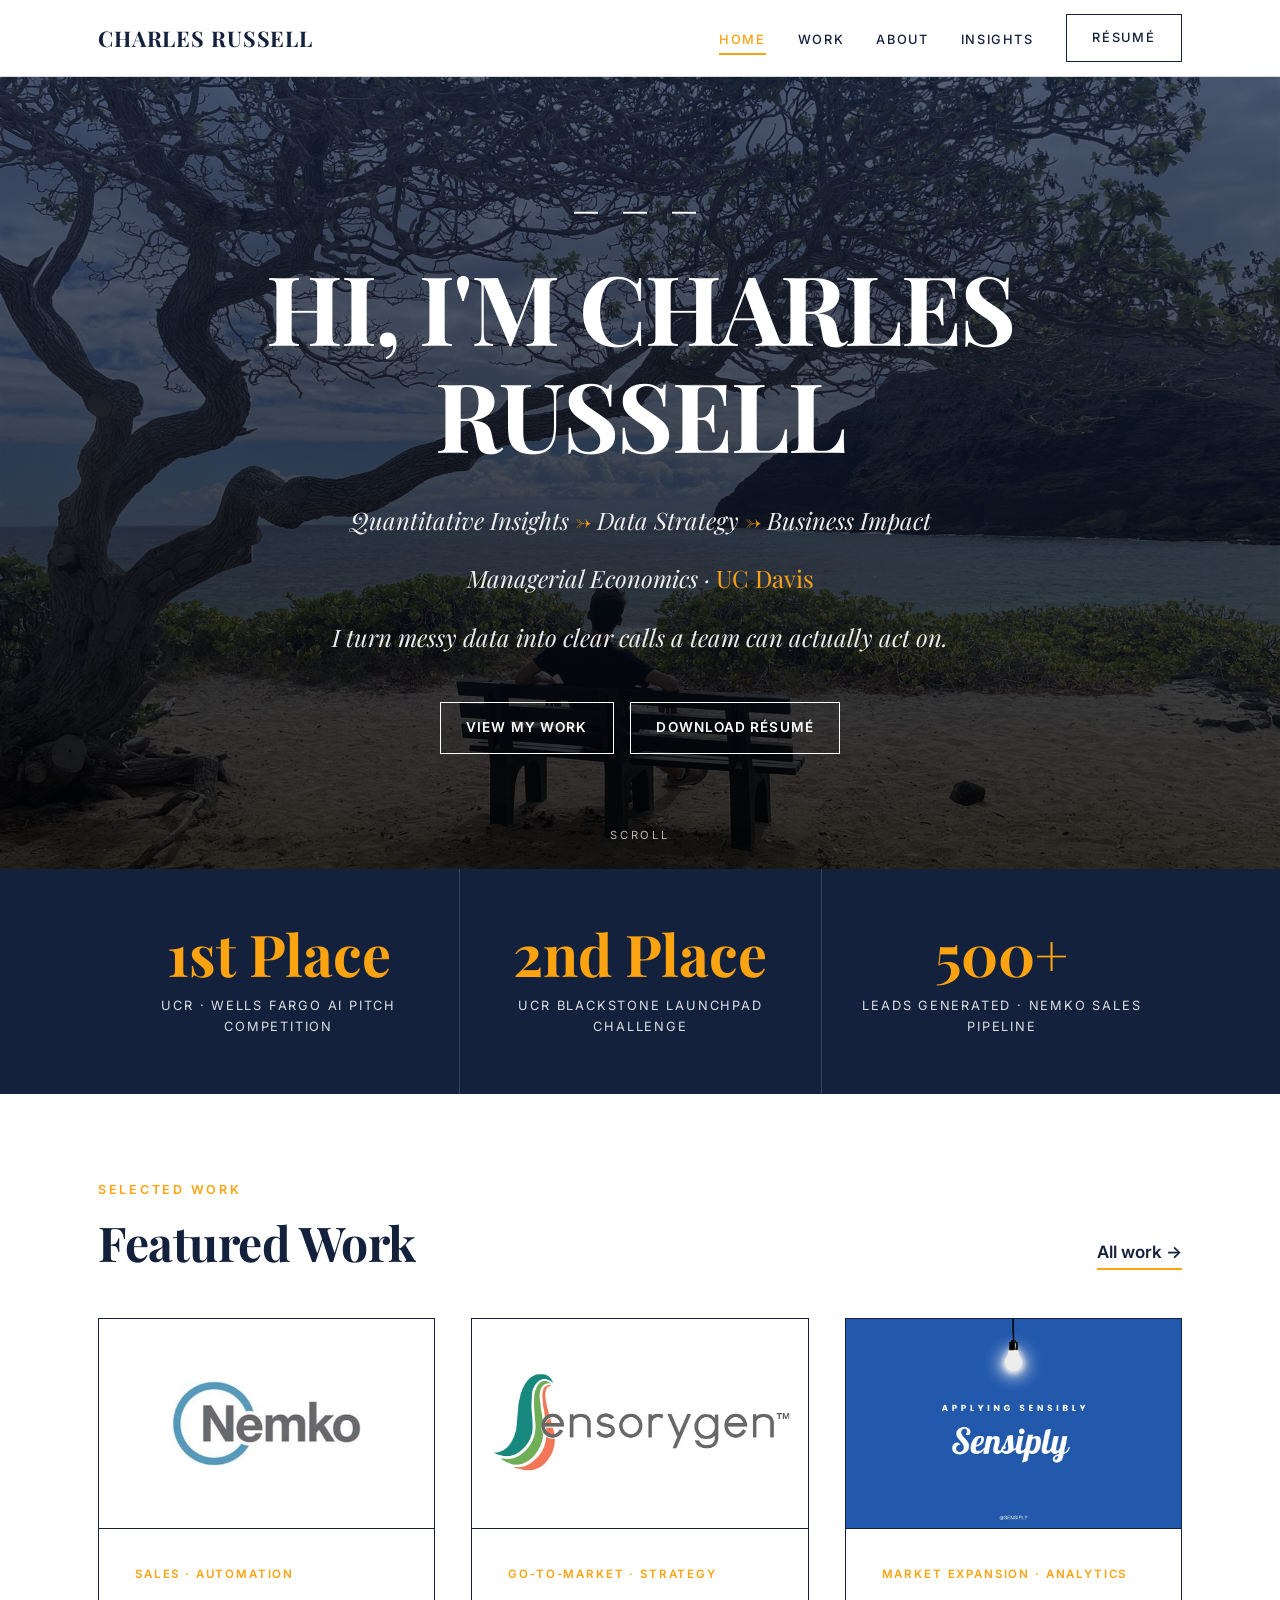
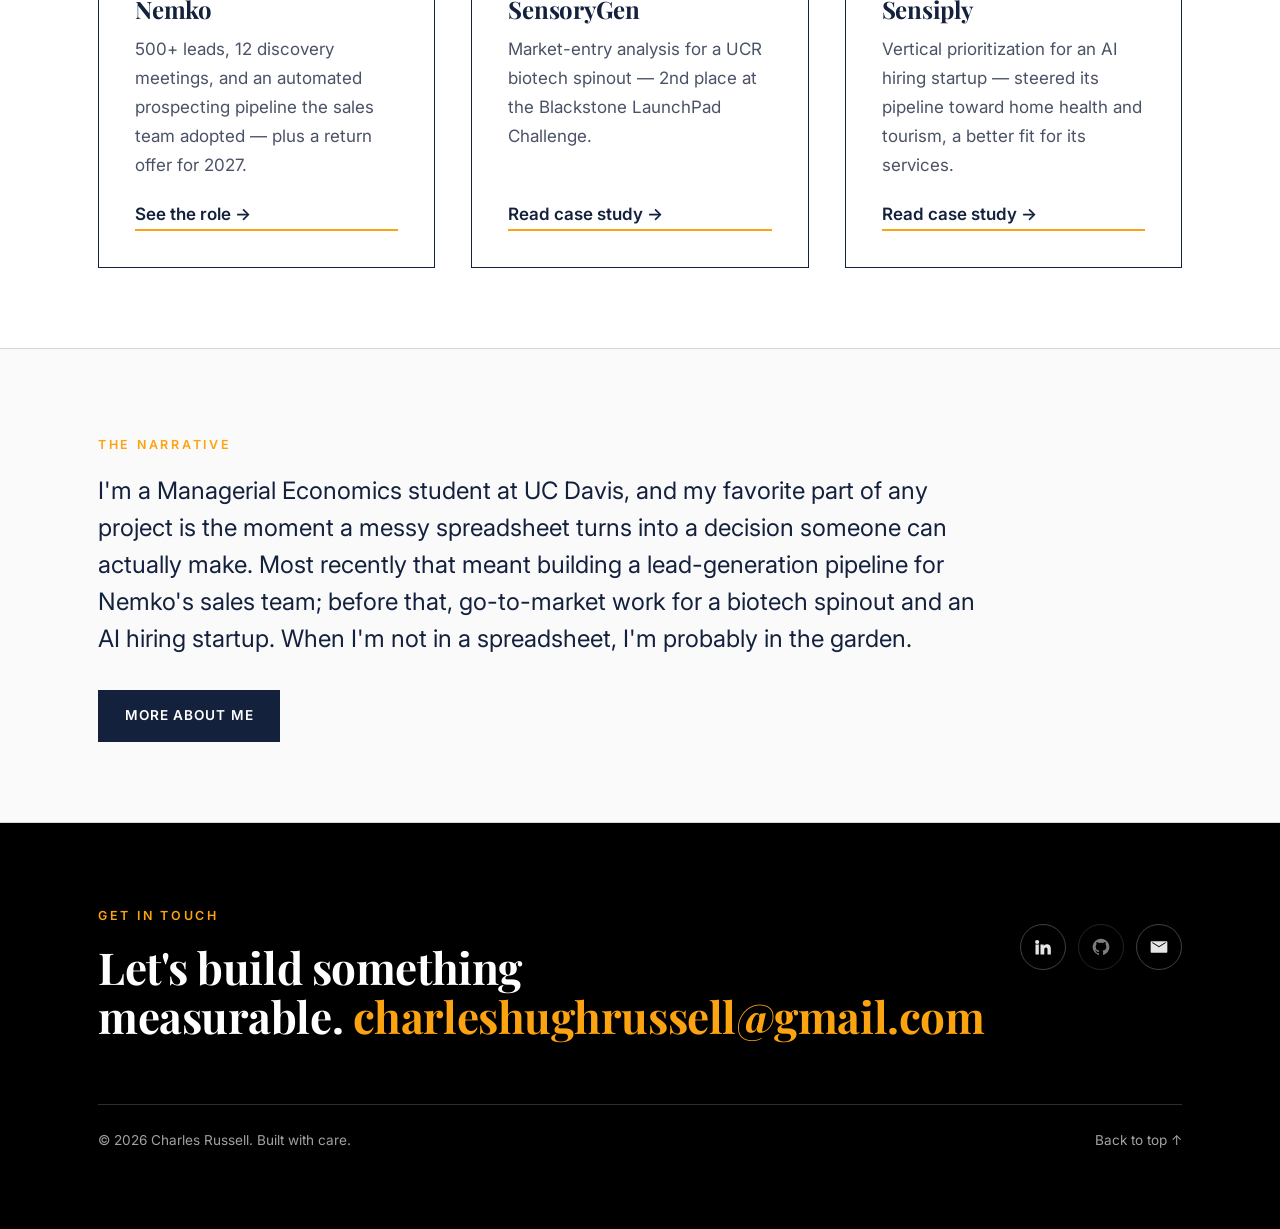
<file: index.html>
<!doctype html>
<html lang="en">
<head>
  <meta charset="utf-8" />
  <meta name="viewport" content="width=device-width, initial-scale=1" />
  <title>Charles Russell — Strategy &amp; Analytics</title>
  <meta name="description" content="Charles Russell turns data into clear, defensible business strategy. Featured work, case studies, and résumé." />

  <link rel="preconnect" href="https://fonts.googleapis.com" />
  <link rel="preconnect" href="https://fonts.gstatic.com" crossorigin />
  <link href="https://fonts.googleapis.com/css2?family=Inter:wght@300;400;500;600;700&family=Playfair+Display:ital,wght@0,500;0,600;0,700;1,500;1,600&display=swap" rel="stylesheet" />
  <link rel="stylesheet" href="css/style.css" />
</head>
<body>
  <a class="skip-link" href="#main">Skip to content</a>

  <!-- ================= HEADER ================= -->
  <header class="site-header">
    <div class="container header-inner">
      <div class="site-title"><a href="index.html">Charles Russell</a></div>
      <button class="nav-toggle" aria-label="Toggle menu" aria-controls="main-nav" aria-expanded="false">
        <span></span><span></span><span></span>
      </button>
      <nav class="main-nav" id="main-nav" aria-label="Primary">
        <ul>
          <li><a href="index.html" aria-current="page">Home</a></li>
          <li><a href="case-studies.html">Work</a></li>
          <li><a href="about.html">About</a></li>
          <li><a href="insights.html">Insights</a></li>
          <li><a class="btn btn--ghost" href="Charles-Russell-Resume.pdf" target="_blank" rel="noopener">Résumé</a></li>
        </ul>
      </nav>
    </div>
  </header>

  <main id="main">
    <!-- ================= HERO ================= -->
    <section class="hero">
      <div class="hero-inner container">
        <div class="hero-wave" aria-hidden="true">— — —</div>
        <h1>Hi, I'm Charles Russell</h1>
        <div class="descriptors">
          <p>Quantitative Insights <span class="amber">&#8594;</span> Data Strategy <span class="amber">&#8594;</span> Business Impact</p>
          <p>Managerial Economics &middot; <span class="amber">UC Davis</span></p>
          <p>I turn messy data into clear calls a team can actually act on.</p>
        </div>
        <div class="hero-cta">
          <a class="btn btn--on-dark" href="case-studies.html">View My Work</a>
          <a class="btn btn--on-dark" href="Charles-Russell-Resume.pdf" target="_blank" rel="noopener">Download Résumé</a>
        </div>
      </div>
      <div class="scroll-cue" aria-hidden="true">Scroll</div>
    </section>

    <!-- ================= IMPACT RIBBON ================= -->
    <section class="impact" aria-label="Key metrics">
      <div class="container">
        <div class="impact-grid">
          <div class="impact-item">
            <div class="impact-num">1st Place</div>
            <div class="impact-label">UCR &middot; Wells Fargo AI Pitch Competition</div>
          </div>
          <div class="impact-item">
            <div class="impact-num">2nd Place</div>
            <div class="impact-label">UCR Blackstone LaunchPad Challenge</div>
          </div>
          <div class="impact-item">
            <div class="impact-num">500+</div>
            <div class="impact-label">Leads Generated &middot; Nemko Sales Pipeline</div>
          </div>
        </div>
      </div>
    </section>

    <!-- ================= FEATURED PROJECTS ================= -->
    <section class="section">
      <div class="container">
        <div class="section-head">
          <div>
            <span class="eyebrow">Selected Work</span>
            <h2 class="section-title">Featured Work</h2>
          </div>
          <a class="text-link" href="case-studies.html">All work</a>
        </div>

        <div class="grid-3">
          <!-- Nemko (job) -->
          <a class="card" href="work-nemko.html">
            <div class="card-media">
              <img src="images/nemko-thumb.jpg" alt="Nemko work experience" loading="lazy" />
            </div>
            <div class="card-body">
              <span class="card-tag">Sales &middot; Automation</span>
              <h3 class="card-title">Nemko</h3>
              <p class="card-outcome">500+ leads, 12 discovery meetings, and an automated prospecting pipeline the sales team adopted &mdash; plus a return offer for 2027.</p>
              <span class="card-foot text-link">See the role</span>
            </div>
          </a>

          <!-- Project 1 -->
          <a class="card" href="case-study-sensorygen.html">
            <div class="card-media">
              <img src="images/sensorygen-thumb.jpg" alt="SensoryGen go-to-market case study" loading="lazy" />
            </div>
            <div class="card-body">
              <span class="card-tag">Go-to-Market &middot; Strategy</span>
              <h3 class="card-title">SensoryGen</h3>
              <p class="card-outcome">Market-entry analysis for a UCR biotech spinout &mdash; 2nd place at the Blackstone LaunchPad Challenge.</p>
              <span class="card-foot text-link">Read case study</span>
            </div>
          </a>

          <!-- Project 2 -->
          <a class="card" href="case-study-sensiply.html">
            <div class="card-media">
              <img src="images/sensiply-thumb.jpg" alt="Sensiply market strategy case study" loading="lazy" />
            </div>
            <div class="card-body">
              <span class="card-tag">Market Expansion &middot; Analytics</span>
              <h3 class="card-title">Sensiply</h3>
              <p class="card-outcome">Vertical prioritization for an AI hiring startup &mdash; steered its pipeline toward home health and tourism, a better fit for its services.</p>
              <span class="card-foot text-link">Read case study</span>
            </div>
          </a>
        </div>
      </div>
    </section>

    <!-- ================= ABOUT TEASER ================= -->
    <section class="section section--alt">
      <div class="container">
        <span class="eyebrow">The Narrative</span>
        <p class="lede measure">
          I'm a Managerial Economics student at UC Davis, and my favorite part of any project is the moment
          a messy spreadsheet turns into a decision someone can actually make. Most recently that meant building
          a lead-generation pipeline for Nemko's sales team; before that, go-to-market work for a biotech spinout
          and an AI hiring startup. When I'm not in a spreadsheet, I'm probably in the garden.
        </p>
        <div class="mt-4"><a class="btn" href="about.html">More about me</a></div>
      </div>
    </section>
  </main>

  <!-- ================= FOOTER ================= -->
  <footer class="site-footer">
    <div class="container">
      <div class="footer-top">
        <div class="footer-cta">
          <span class="eyebrow">Get in touch</span>
          <h2>Let's build something<br />measurable. <a href="mailto:charleshughrussell@gmail.com">charleshughrussell@gmail.com</a></h2>
        </div>
        <div>
          <nav class="social" aria-label="Social links">
            <a href="https://www.linkedin.com/in/charleshrussell" aria-label="LinkedIn" target="_blank" rel="noopener">
              <svg viewBox="0 0 24 24" fill="currentColor" aria-hidden="true"><path d="M4.98 3.5a2.5 2.5 0 1 1 0 5 2.5 2.5 0 0 1 0-5ZM3 9h4v12H3V9Zm6 0h3.8v1.7h.05c.53-1 1.83-2.05 3.77-2.05 4.03 0 4.78 2.65 4.78 6.1V21h-4v-5.4c0-1.29-.02-2.95-1.8-2.95-1.8 0-2.08 1.4-2.08 2.85V21H9V9Z"/></svg>
            </a>
            <span class="social-static" role="img" aria-label="GitHub">
              <svg viewBox="0 0 24 24" fill="currentColor" aria-hidden="true"><path d="M12 2a10 10 0 0 0-3.16 19.49c.5.09.68-.22.68-.48v-1.7c-2.78.6-3.37-1.34-3.37-1.34-.46-1.16-1.11-1.47-1.11-1.47-.91-.62.07-.6.07-.6 1 .07 1.53 1.03 1.53 1.03.9 1.53 2.34 1.09 2.91.83.09-.65.35-1.09.63-1.34-2.22-.25-4.55-1.11-4.55-4.94 0-1.09.39-1.98 1.03-2.68-.1-.25-.45-1.27.1-2.65 0 0 .84-.27 2.75 1.02a9.56 9.56 0 0 1 5 0c1.91-1.29 2.75-1.02 2.75-1.02.55 1.38.2 2.4.1 2.65.64.7 1.03 1.59 1.03 2.68 0 3.84-2.34 4.69-4.57 4.94.36.31.68.92.68 1.85v2.74c0 .27.18.58.69.48A10 10 0 0 0 12 2Z"/></svg>
            </span>
            <a href="mailto:charleshughrussell@gmail.com" aria-label="Email">
              <svg viewBox="0 0 24 24" fill="currentColor" aria-hidden="true"><path d="M3 5h18a1 1 0 0 1 1 1v12a1 1 0 0 1-1 1H3a1 1 0 0 1-1-1V6a1 1 0 0 1 1-1Zm9 7.4 8-5.2V6l-8 5.2L4 6v1.2l8 5.2Z"/></svg>
            </a>
          </nav>
        </div>
      </div>
      <div class="footer-bottom">
        <span>&copy; <span id="year">2026</span> Charles Russell. Built with care.</span>
        <a href="#main">Back to top &#8593;</a>
      </div>
    </div>
  </footer>

  <script src="js/main.js"></script>
  <script>document.getElementById("year").textContent = new Date().getFullYear();</script>
</body>
</html>
</file>
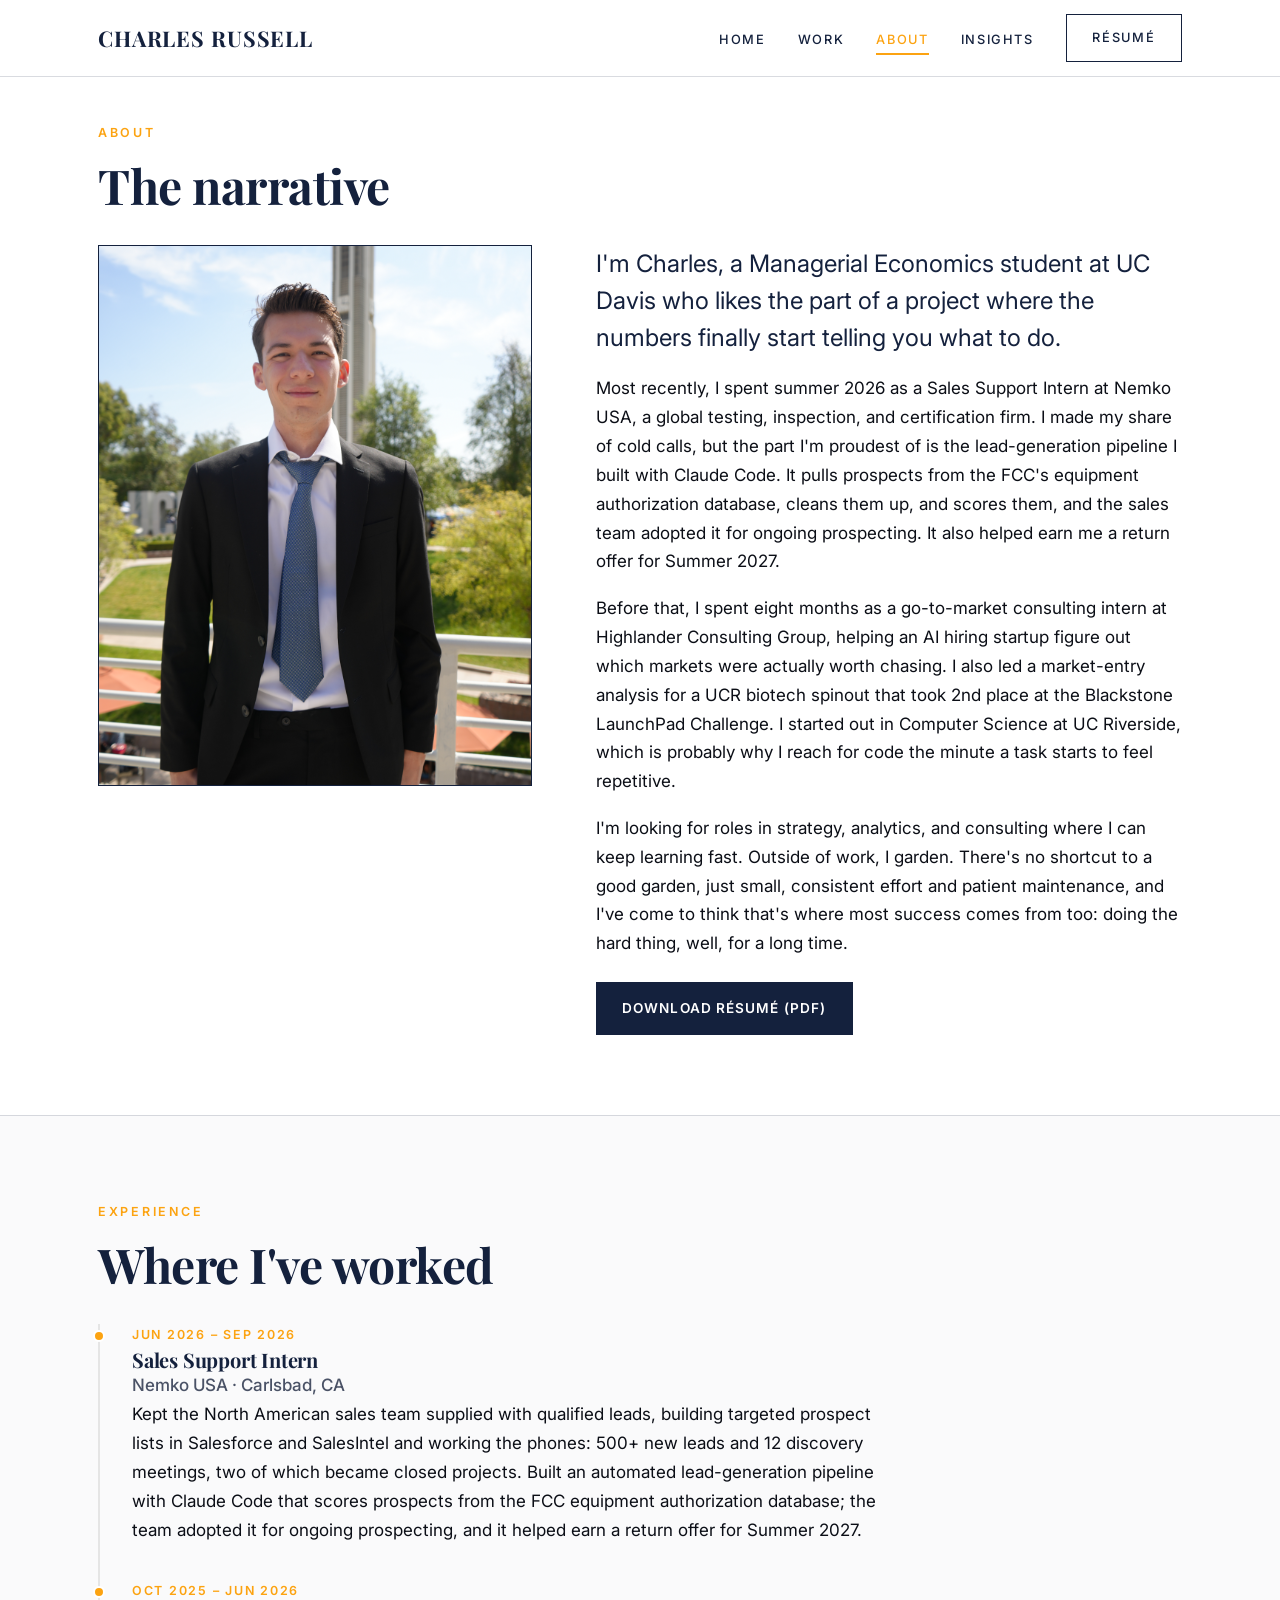
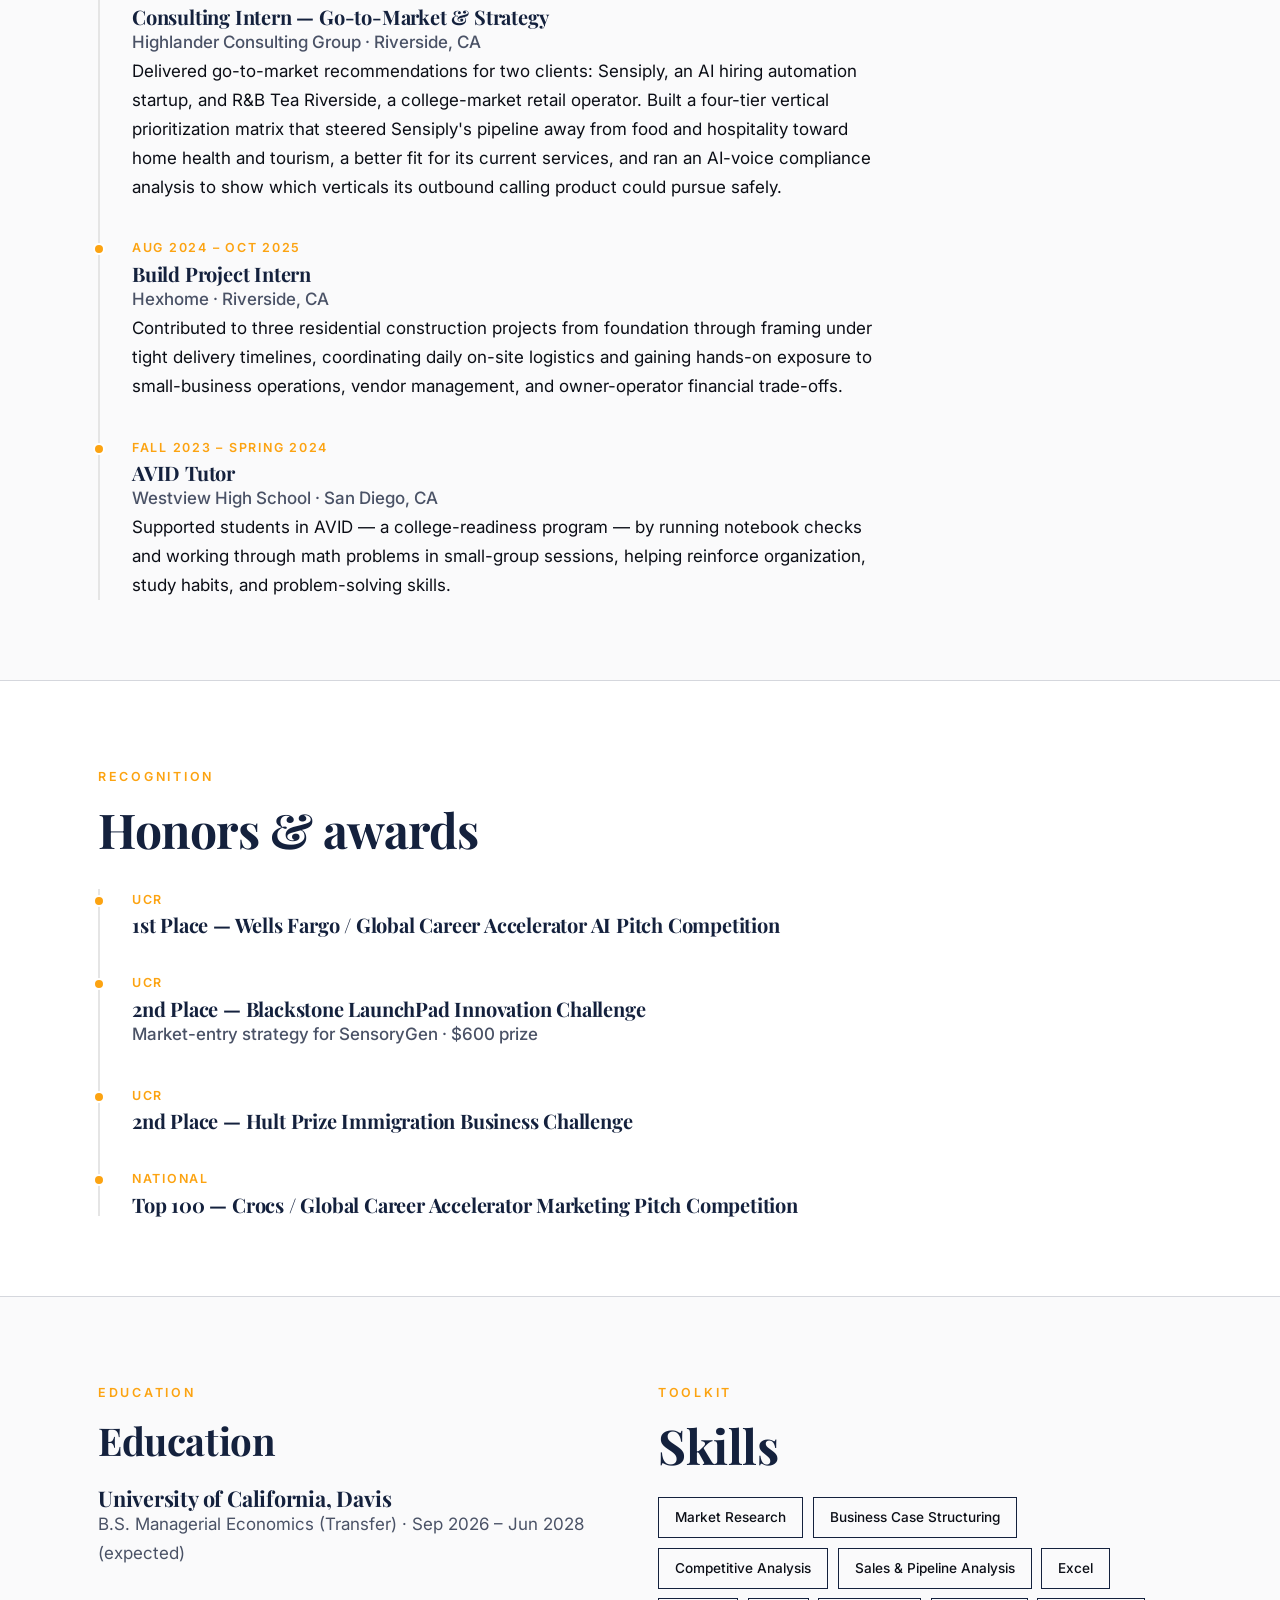
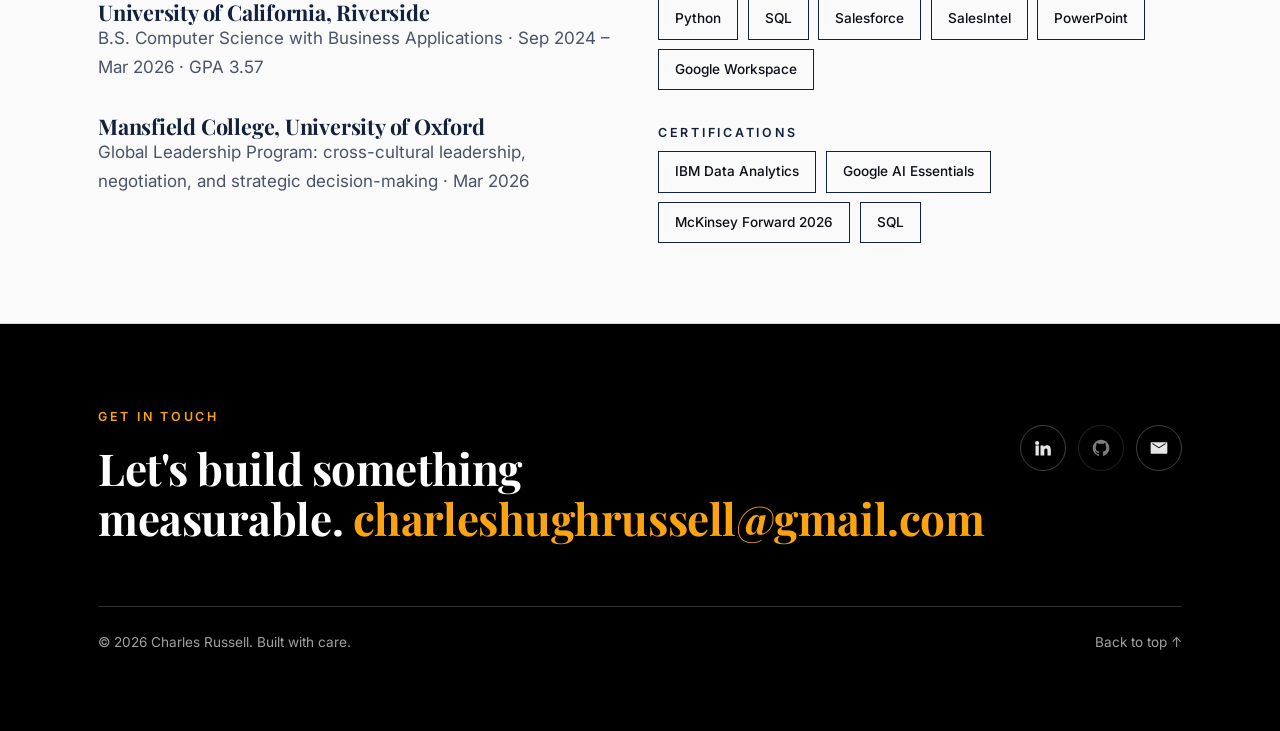
<file: about.html>
<!doctype html>
<html lang="en">
<head>
  <meta charset="utf-8" />
  <meta name="viewport" content="width=device-width, initial-scale=1" />
  <title>About — Charles Russell</title>
  <meta name="description" content="The narrative behind Charles Russell: experience, education, honors, and skills across data and business strategy." />
  <link rel="preconnect" href="https://fonts.googleapis.com" />
  <link rel="preconnect" href="https://fonts.gstatic.com" crossorigin />
  <link href="https://fonts.googleapis.com/css2?family=Inter:wght@300;400;500;600;700&family=Playfair+Display:ital,wght@0,500;0,600;0,700;1,500;1,600&display=swap" rel="stylesheet" />
  <link rel="stylesheet" href="css/style.css" />
</head>
<body>
  <a class="skip-link" href="#main">Skip to content</a>

  <header class="site-header">
    <div class="container header-inner">
      <div class="site-title"><a href="index.html">Charles Russell</a></div>
      <button class="nav-toggle" aria-label="Toggle menu" aria-controls="main-nav" aria-expanded="false">
        <span></span><span></span><span></span>
      </button>
      <nav class="main-nav" id="main-nav" aria-label="Primary">
        <ul>
          <li><a href="index.html">Home</a></li>
          <li><a href="case-studies.html">Work</a></li>
          <li><a href="about.html" aria-current="page">About</a></li>
          <li><a href="insights.html">Insights</a></li>
          <li><a class="btn btn--ghost" href="Charles-Russell-Resume.pdf" target="_blank" rel="noopener">Résumé</a></li>
        </ul>
      </nav>
    </div>
  </header>

  <main id="main">
    <section class="section" style="padding-top:2.5rem">
      <div class="container">
        <span class="eyebrow">About</span>
        <h1 class="section-title">The narrative</h1>

        <div class="about-grid mt-4">
          <div class="about-photo">
            <img src="images/Headshot%20Image%20Website.JPG" alt="Portrait of Charles Russell" />
          </div>
          <div class="prose">
            <p class="lede">I'm Charles, a Managerial Economics student at UC Davis who likes the part of a project where the numbers finally start telling you what to do.</p>
            <p>Most recently, I spent summer 2026 as a Sales Support Intern at Nemko USA, a global testing, inspection, and certification firm. I made my share of cold calls, but the part I'm proudest of is the lead-generation pipeline I built with Claude Code. It pulls prospects from the FCC's equipment authorization database, cleans them up, and scores them, and the sales team adopted it for ongoing prospecting. It also helped earn me a return offer for Summer 2027.</p>
            <p>Before that, I spent eight months as a go-to-market consulting intern at Highlander Consulting Group, helping an AI hiring startup figure out which markets were actually worth chasing. I also led a market-entry analysis for a UCR biotech spinout that took 2nd place at the Blackstone LaunchPad Challenge. I started out in Computer Science at UC Riverside, which is probably why I reach for code the minute a task starts to feel repetitive.</p>
            <p>I'm looking for roles in strategy, analytics, and consulting where I can keep learning fast. Outside of work, I garden. There's no shortcut to a good garden, just small, consistent effort and patient maintenance, and I've come to think that's where most success comes from too: doing the hard thing, well, for a long time.</p>
            <div class="mt-3">
              <a class="btn" href="Charles-Russell-Resume.pdf" target="_blank" rel="noopener">Download Résumé (PDF)</a>
            </div>
          </div>
        </div>
      </div>
    </section>

    <!-- EXPERIENCE -->
    <section class="section section--alt">
      <div class="container">
        <span class="eyebrow">Experience</span>
        <h2 class="section-title">Where I've worked</h2>
        <div class="timeline mt-4">
          <div class="tl-item">
            <div class="tl-date">Jun 2026 – Sep 2026</div>
            <h3>Sales Support Intern</h3>
            <div class="org">Nemko USA · Carlsbad, CA</div>
            <p>Kept the North American sales team supplied with qualified leads, building targeted prospect lists in Salesforce and SalesIntel and working the phones: 500+ new leads and 12 discovery meetings, two of which became closed projects. Built an automated lead-generation pipeline with Claude Code that scores prospects from the FCC equipment authorization database; the team adopted it for ongoing prospecting, and it helped earn a return offer for Summer 2027.</p>
          </div>
          <div class="tl-item">
            <div class="tl-date">Oct 2025 – Jun 2026</div>
            <h3>Consulting Intern — Go-to-Market &amp; Strategy</h3>
            <div class="org">Highlander Consulting Group · Riverside, CA</div>
            <p>Delivered go-to-market recommendations for two clients: Sensiply, an AI hiring automation startup, and R&amp;B Tea Riverside, a college-market retail operator. Built a four-tier vertical prioritization matrix that steered Sensiply's pipeline away from food and hospitality toward home health and tourism, a better fit for its current services, and ran an AI-voice compliance analysis to show which verticals its outbound calling product could pursue safely.</p>
          </div>
          <div class="tl-item">
            <div class="tl-date">Aug 2024 – Oct 2025</div>
            <h3>Build Project Intern</h3>
            <div class="org">Hexhome · Riverside, CA</div>
            <p>Contributed to three residential construction projects from foundation through framing under tight delivery timelines, coordinating daily on-site logistics and gaining hands-on exposure to small-business operations, vendor management, and owner-operator financial trade-offs.</p>
          </div>
          <div class="tl-item">
            <div class="tl-date">Fall 2023 – Spring 2024</div>
            <h3>AVID Tutor</h3>
            <div class="org">Westview High School · San Diego, CA</div>
            <p>Supported students in AVID — a college-readiness program — by running notebook checks and working through math problems in small-group sessions, helping reinforce organization, study habits, and problem-solving skills.</p>
          </div>
        </div>
      </div>
    </section>

    <!-- HONORS -->
    <section class="section">
      <div class="container">
        <span class="eyebrow">Recognition</span>
        <h2 class="section-title">Honors &amp; awards</h2>
        <div class="timeline mt-4">
          <div class="tl-item">
            <div class="tl-date">UCR</div>
            <h3>1st Place — Wells Fargo / Global Career Accelerator AI Pitch Competition</h3>
          </div>
          <div class="tl-item">
            <div class="tl-date">UCR</div>
            <h3>2nd Place — Blackstone LaunchPad Innovation Challenge</h3>
            <div class="org">Market-entry strategy for SensoryGen · $600 prize</div>
          </div>
          <div class="tl-item">
            <div class="tl-date">UCR</div>
            <h3>2nd Place — Hult Prize Immigration Business Challenge</h3>
          </div>
          <div class="tl-item">
            <div class="tl-date">National</div>
            <h3>Top 100 — Crocs / Global Career Accelerator Marketing Pitch Competition</h3>
          </div>
        </div>
      </div>
    </section>

    <!-- EDUCATION + SKILLS -->
    <section class="section section--alt">
      <div class="container">
        <div class="grid-2">
          <div class="prose">
            <span class="eyebrow">Education</span>
            <h2 class="section-title">Education</h2>

            <h3 style="margin-top:1.5rem">University of California, Davis</h3>
            <p class="org" style="color:var(--muted)">B.S. Managerial Economics (Transfer) · Sep 2026 – Jun 2028 (expected)</p>

            <h3>University of California, Riverside</h3>
            <p class="org" style="color:var(--muted)">B.S. Computer Science with Business Applications · Sep 2024 – Mar 2026 · GPA 3.57</p>

            <h3>Mansfield College, University of Oxford</h3>
            <p class="org" style="color:var(--muted)">Global Leadership Program: cross-cultural leadership, negotiation, and strategic decision-making · Mar 2026</p>
          </div>
          <div>
            <span class="eyebrow">Toolkit</span>
            <h2 class="section-title">Skills</h2>
            <div class="skills mt-3">
              <span class="skill-chip">Market Research</span>
              <span class="skill-chip">Business Case Structuring</span>
              <span class="skill-chip">Competitive Analysis</span>
              <span class="skill-chip">Sales &amp; Pipeline Analysis</span>
              <span class="skill-chip">Excel</span>
              <span class="skill-chip">Python</span>
              <span class="skill-chip">SQL</span>
              <span class="skill-chip">Salesforce</span>
              <span class="skill-chip">SalesIntel</span>
              <span class="skill-chip">PowerPoint</span>
              <span class="skill-chip">Google Workspace</span>
            </div>
            <p class="eyebrow eyebrow--navy mt-4" style="margin-bottom:0.5rem">Certifications</p>
            <div class="skills">
              <span class="skill-chip">IBM Data Analytics</span>
              <span class="skill-chip">Google AI Essentials</span>
              <span class="skill-chip">McKinsey Forward 2026</span>
              <span class="skill-chip">SQL</span>
            </div>
          </div>
        </div>
      </div>
    </section>
  </main>

  <footer class="site-footer">
    <div class="container">
      <div class="footer-top">
        <div class="footer-cta">
          <span class="eyebrow">Get in touch</span>
          <h2>Let's build something<br />measurable. <a href="mailto:charleshughrussell@gmail.com">charleshughrussell@gmail.com</a></h2>
        </div>
        <div>
          <nav class="social" aria-label="Social links">
            <a href="https://www.linkedin.com/in/charleshrussell" aria-label="LinkedIn" target="_blank" rel="noopener">
              <svg viewBox="0 0 24 24" fill="currentColor" aria-hidden="true"><path d="M4.98 3.5a2.5 2.5 0 1 1 0 5 2.5 2.5 0 0 1 0-5ZM3 9h4v12H3V9Zm6 0h3.8v1.7h.05c.53-1 1.83-2.05 3.77-2.05 4.03 0 4.78 2.65 4.78 6.1V21h-4v-5.4c0-1.29-.02-2.95-1.8-2.95-1.8 0-2.08 1.4-2.08 2.85V21H9V9Z"/></svg>
            </a>
            <span class="social-static" role="img" aria-label="GitHub">
              <svg viewBox="0 0 24 24" fill="currentColor" aria-hidden="true"><path d="M12 2a10 10 0 0 0-3.16 19.49c.5.09.68-.22.68-.48v-1.7c-2.78.6-3.37-1.34-3.37-1.34-.46-1.16-1.11-1.47-1.11-1.47-.91-.62.07-.6.07-.6 1 .07 1.53 1.03 1.53 1.03.9 1.53 2.34 1.09 2.91.83.09-.65.35-1.09.63-1.34-2.22-.25-4.55-1.11-4.55-4.94 0-1.09.39-1.98 1.03-2.68-.1-.25-.45-1.27.1-2.65 0 0 .84-.27 2.75 1.02a9.56 9.56 0 0 1 5 0c1.91-1.29 2.75-1.02 2.75-1.02.55 1.38.2 2.4.1 2.65.64.7 1.03 1.59 1.03 2.68 0 3.84-2.34 4.69-4.57 4.94.36.31.68.92.68 1.85v2.74c0 .27.18.58.69.48A10 10 0 0 0 12 2Z"/></svg>
            </span>
            <a href="mailto:charleshughrussell@gmail.com" aria-label="Email">
              <svg viewBox="0 0 24 24" fill="currentColor" aria-hidden="true"><path d="M3 5h18a1 1 0 0 1 1 1v12a1 1 0 0 1-1 1H3a1 1 0 0 1-1-1V6a1 1 0 0 1 1-1Zm9 7.4 8-5.2V6l-8 5.2L4 6v1.2l8 5.2Z"/></svg>
            </a>
          </nav>
        </div>
      </div>
      <div class="footer-bottom">
        <span>&copy; <span id="year">2026</span> Charles Russell. Built with care.</span>
        <a href="#main">Back to top &#8593;</a>
      </div>
    </div>
  </footer>

  <script src="js/main.js"></script>
  <script>document.getElementById("year").textContent = new Date().getFullYear();</script>
</body>
</html>
</file>
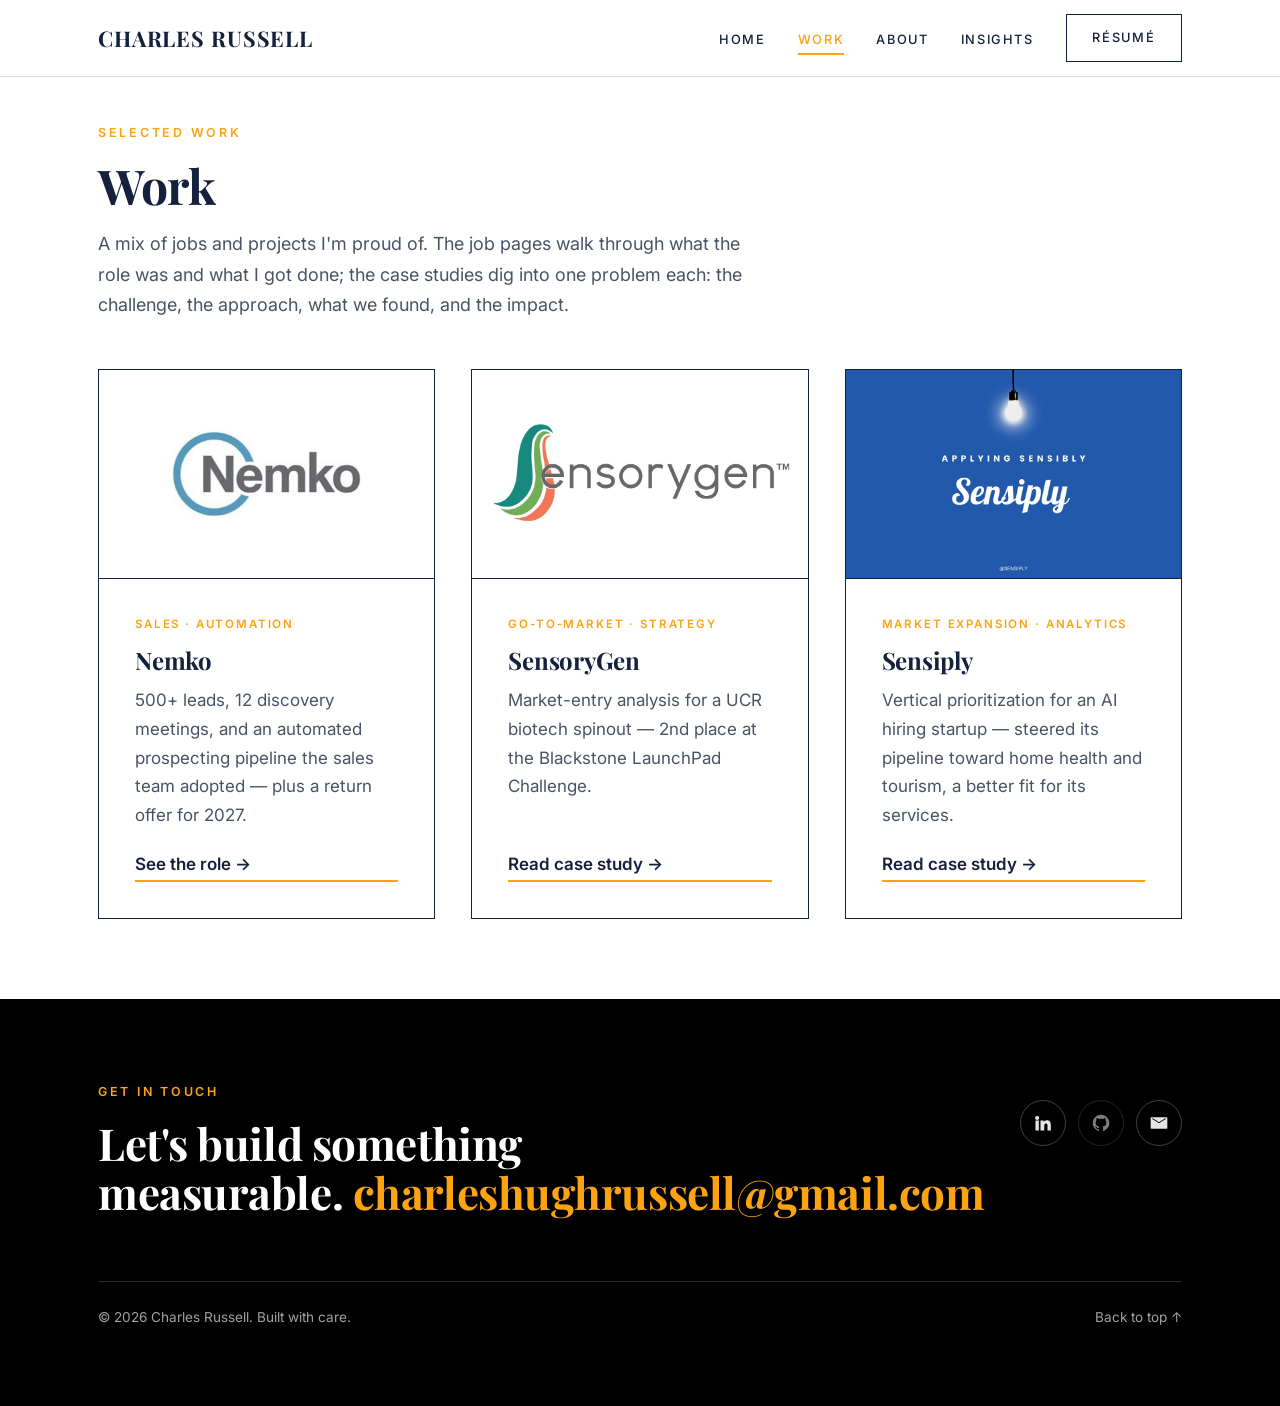
<file: case-studies.html>
<!doctype html>
<html lang="en">
<head>
  <meta charset="utf-8" />
  <meta name="viewport" content="width=device-width, initial-scale=1" />
  <title>Work — Charles Russell</title>
  <meta name="description" content="Roles and case studies in data-driven business strategy by Charles Russell." />
  <link rel="preconnect" href="https://fonts.googleapis.com" />
  <link rel="preconnect" href="https://fonts.gstatic.com" crossorigin />
  <link href="https://fonts.googleapis.com/css2?family=Inter:wght@300;400;500;600;700&family=Playfair+Display:ital,wght@0,500;0,600;0,700;1,500;1,600&display=swap" rel="stylesheet" />
  <link rel="stylesheet" href="css/style.css" />
</head>
<body>
  <a class="skip-link" href="#main">Skip to content</a>

  <header class="site-header">
    <div class="container header-inner">
      <div class="site-title"><a href="index.html">Charles Russell</a></div>
      <button class="nav-toggle" aria-label="Toggle menu" aria-controls="main-nav" aria-expanded="false">
        <span></span><span></span><span></span>
      </button>
      <nav class="main-nav" id="main-nav" aria-label="Primary">
        <ul>
          <li><a href="index.html">Home</a></li>
          <li><a href="case-studies.html" aria-current="page">Work</a></li>
          <li><a href="about.html">About</a></li>
          <li><a href="insights.html">Insights</a></li>
          <li><a class="btn btn--ghost" href="Charles-Russell-Resume.pdf" target="_blank" rel="noopener">Résumé</a></li>
        </ul>
      </nav>
    </div>
  </header>

  <main id="main">
    <section class="section--tight section" style="padding-top:2.5rem;padding-bottom:2rem">
      <div class="container">
        <span class="eyebrow">Selected Work</span>
        <h1 class="section-title">Work</h1>
        <p class="section-intro measure">A mix of jobs and projects I'm proud of. The job pages walk through what the role was and what I got done; the case studies dig into one problem each: the challenge, the approach, what we found, and the impact.</p>
      </div>
    </section>

    <section class="section" style="padding-top:1rem">
      <div class="container">
        <div class="grid-3">
          <!-- Nemko (job) -->
          <a class="card" href="work-nemko.html">
            <div class="card-media">
              <img src="images/nemko-thumb.jpg" alt="Nemko work experience" loading="lazy" />
            </div>
            <div class="card-body">
              <span class="card-tag">Sales &middot; Automation</span>
              <h3 class="card-title">Nemko</h3>
              <p class="card-outcome">500+ leads, 12 discovery meetings, and an automated prospecting pipeline the sales team adopted &mdash; plus a return offer for 2027.</p>
              <span class="card-foot text-link">See the role</span>
            </div>
          </a>

          <!-- Case 1 -->
          <a class="card" href="case-study-sensorygen.html">
            <div class="card-media">
              <img src="images/sensorygen-thumb.jpg" alt="SensoryGen go-to-market case study" loading="lazy" />
            </div>
            <div class="card-body">
              <span class="card-tag">Go-to-Market &middot; Strategy</span>
              <h3 class="card-title">SensoryGen</h3>
              <p class="card-outcome">Market-entry analysis for a UCR biotech spinout &mdash; 2nd place at the Blackstone LaunchPad Challenge.</p>
              <span class="card-foot text-link">Read case study</span>
            </div>
          </a>

          <!-- Case 2 -->
          <a class="card" href="case-study-sensiply.html">
            <div class="card-media">
              <img src="images/sensiply-thumb.jpg" alt="Sensiply market strategy case study" loading="lazy" />
            </div>
            <div class="card-body">
              <span class="card-tag">Market Expansion &middot; Analytics</span>
              <h3 class="card-title">Sensiply</h3>
              <p class="card-outcome">Vertical prioritization for an AI hiring startup &mdash; steered its pipeline toward home health and tourism, a better fit for its services.</p>
              <span class="card-foot text-link">Read case study</span>
            </div>
          </a>
        </div>
      </div>
    </section>
  </main>

  <footer class="site-footer">
    <div class="container">
      <div class="footer-top">
        <div class="footer-cta">
          <span class="eyebrow">Get in touch</span>
          <h2>Let's build something<br />measurable. <a href="mailto:charleshughrussell@gmail.com">charleshughrussell@gmail.com</a></h2>
        </div>
        <div>
          <nav class="social" aria-label="Social links">
            <a href="https://www.linkedin.com/in/charleshrussell" aria-label="LinkedIn" target="_blank" rel="noopener">
              <svg viewBox="0 0 24 24" fill="currentColor" aria-hidden="true"><path d="M4.98 3.5a2.5 2.5 0 1 1 0 5 2.5 2.5 0 0 1 0-5ZM3 9h4v12H3V9Zm6 0h3.8v1.7h.05c.53-1 1.83-2.05 3.77-2.05 4.03 0 4.78 2.65 4.78 6.1V21h-4v-5.4c0-1.29-.02-2.95-1.8-2.95-1.8 0-2.08 1.4-2.08 2.85V21H9V9Z"/></svg>
            </a>
            <span class="social-static" role="img" aria-label="GitHub">
              <svg viewBox="0 0 24 24" fill="currentColor" aria-hidden="true"><path d="M12 2a10 10 0 0 0-3.16 19.49c.5.09.68-.22.68-.48v-1.7c-2.78.6-3.37-1.34-3.37-1.34-.46-1.16-1.11-1.47-1.11-1.47-.91-.62.07-.6.07-.6 1 .07 1.53 1.03 1.53 1.03.9 1.53 2.34 1.09 2.91.83.09-.65.35-1.09.63-1.34-2.22-.25-4.55-1.11-4.55-4.94 0-1.09.39-1.98 1.03-2.68-.1-.25-.45-1.27.1-2.65 0 0 .84-.27 2.75 1.02a9.56 9.56 0 0 1 5 0c1.91-1.29 2.75-1.02 2.75-1.02.55 1.38.2 2.4.1 2.65.64.7 1.03 1.59 1.03 2.68 0 3.84-2.34 4.69-4.57 4.94.36.31.68.92.68 1.85v2.74c0 .27.18.58.69.48A10 10 0 0 0 12 2Z"/></svg>
            </span>
            <a href="mailto:charleshughrussell@gmail.com" aria-label="Email">
              <svg viewBox="0 0 24 24" fill="currentColor" aria-hidden="true"><path d="M3 5h18a1 1 0 0 1 1 1v12a1 1 0 0 1-1 1H3a1 1 0 0 1-1-1V6a1 1 0 0 1 1-1Zm9 7.4 8-5.2V6l-8 5.2L4 6v1.2l8 5.2Z"/></svg>
            </a>
          </nav>
        </div>
      </div>
      <div class="footer-bottom">
        <span>&copy; <span id="year">2026</span> Charles Russell. Built with care.</span>
        <a href="#main">Back to top &#8593;</a>
      </div>
    </div>
  </footer>

  <script src="js/main.js"></script>
  <script>document.getElementById("year").textContent = new Date().getFullYear();</script>
</body>
</html>
</file>
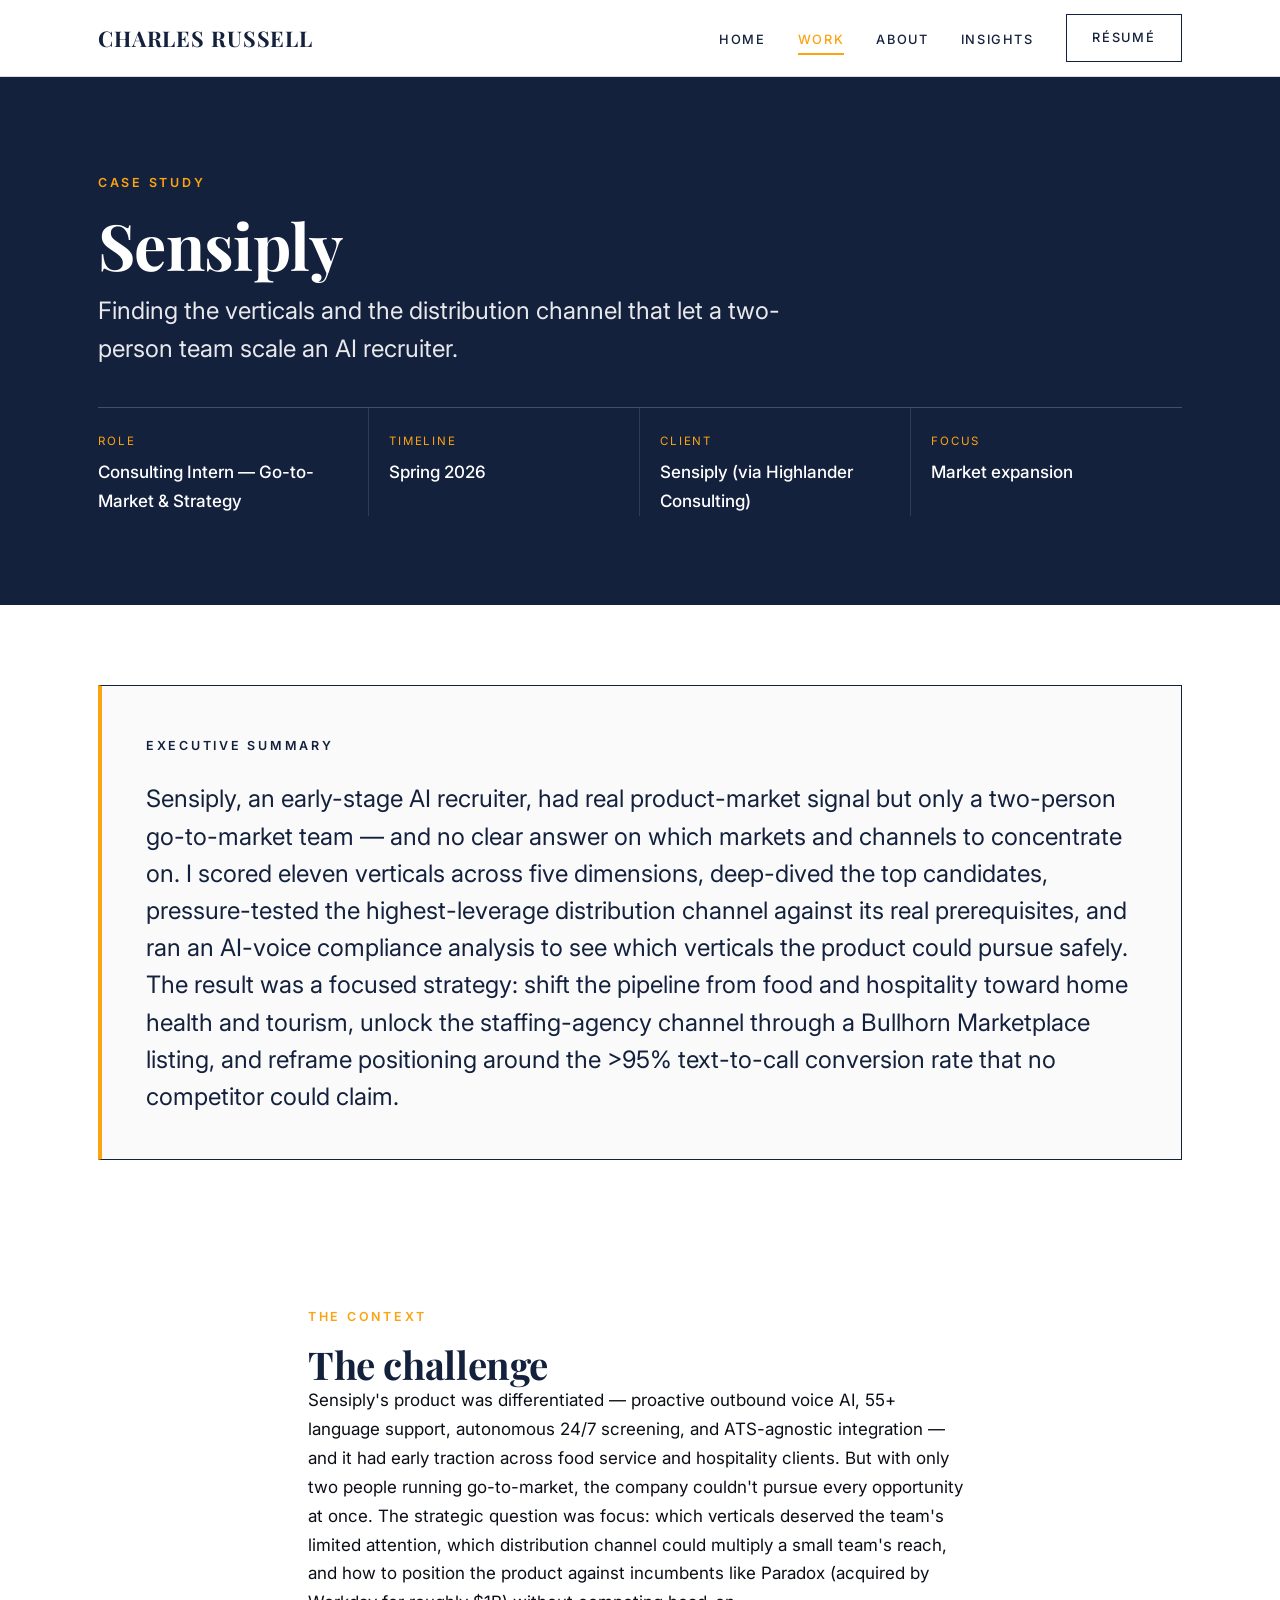
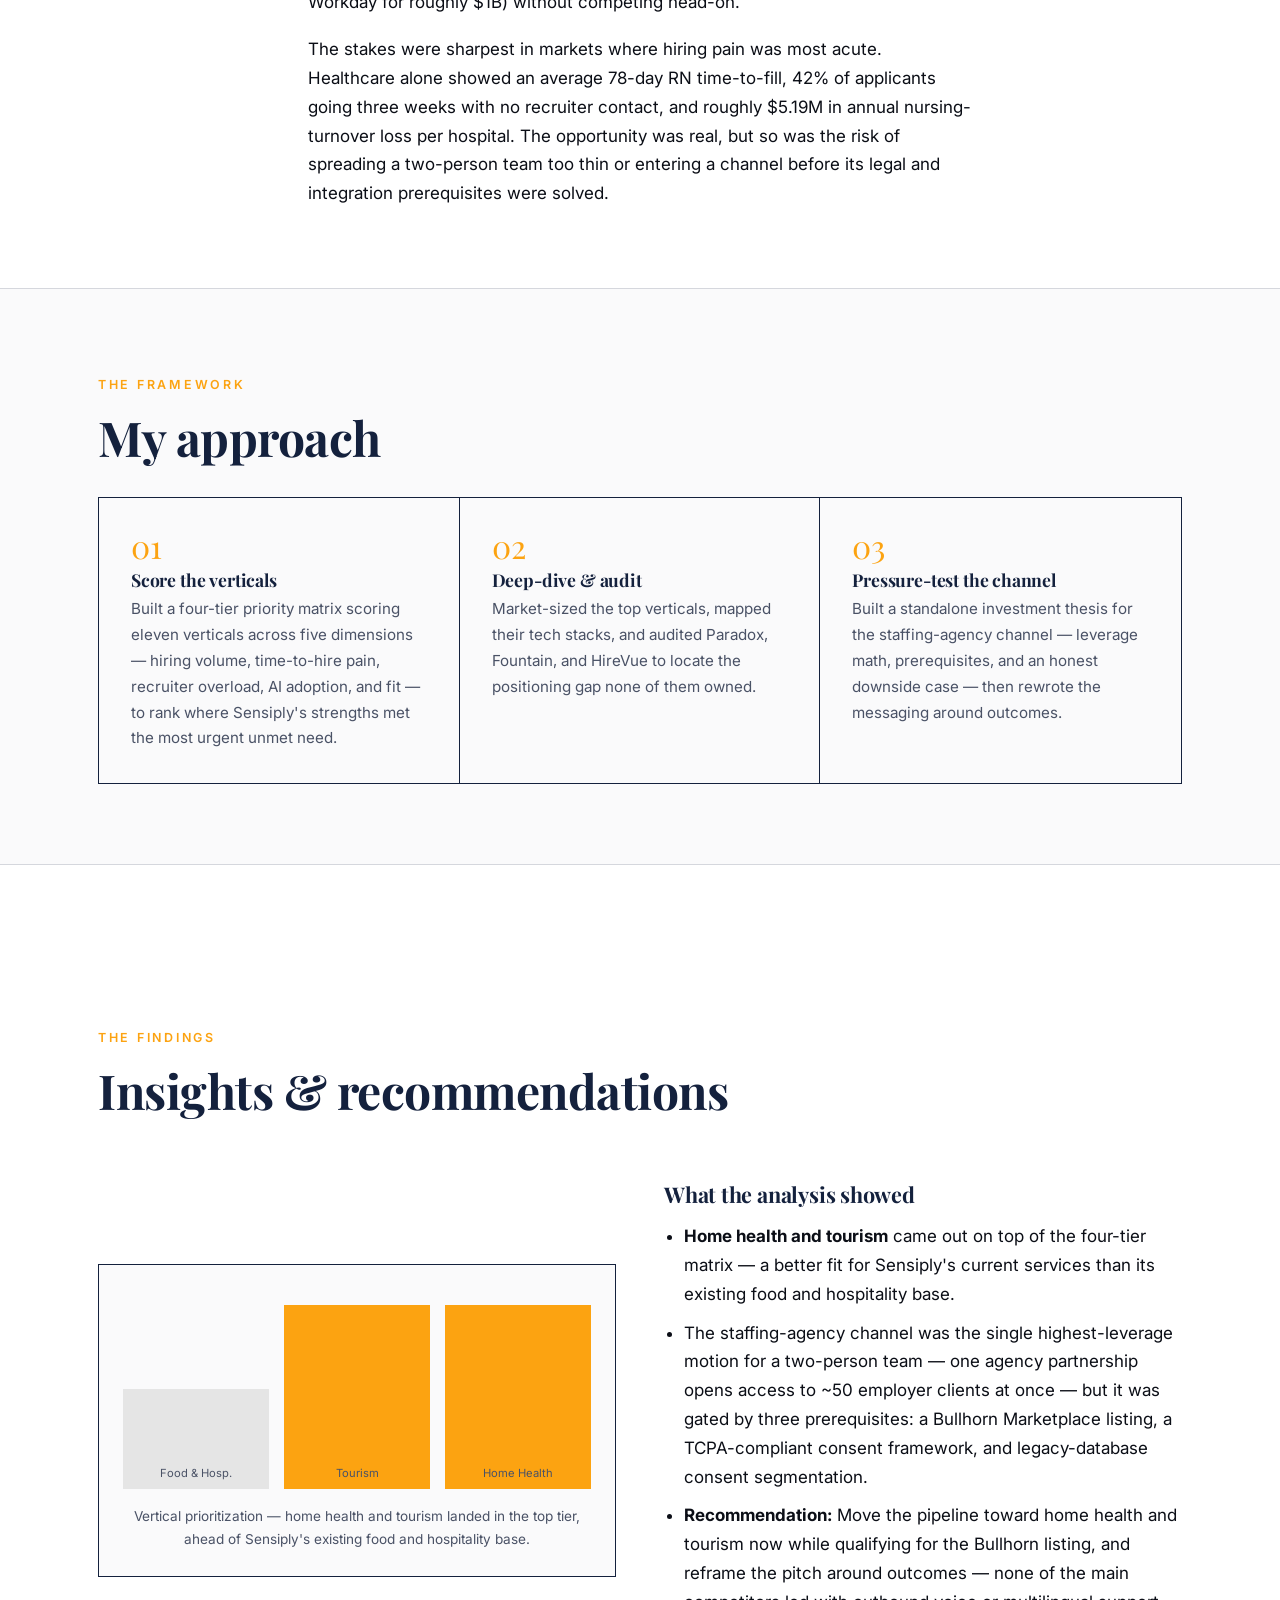
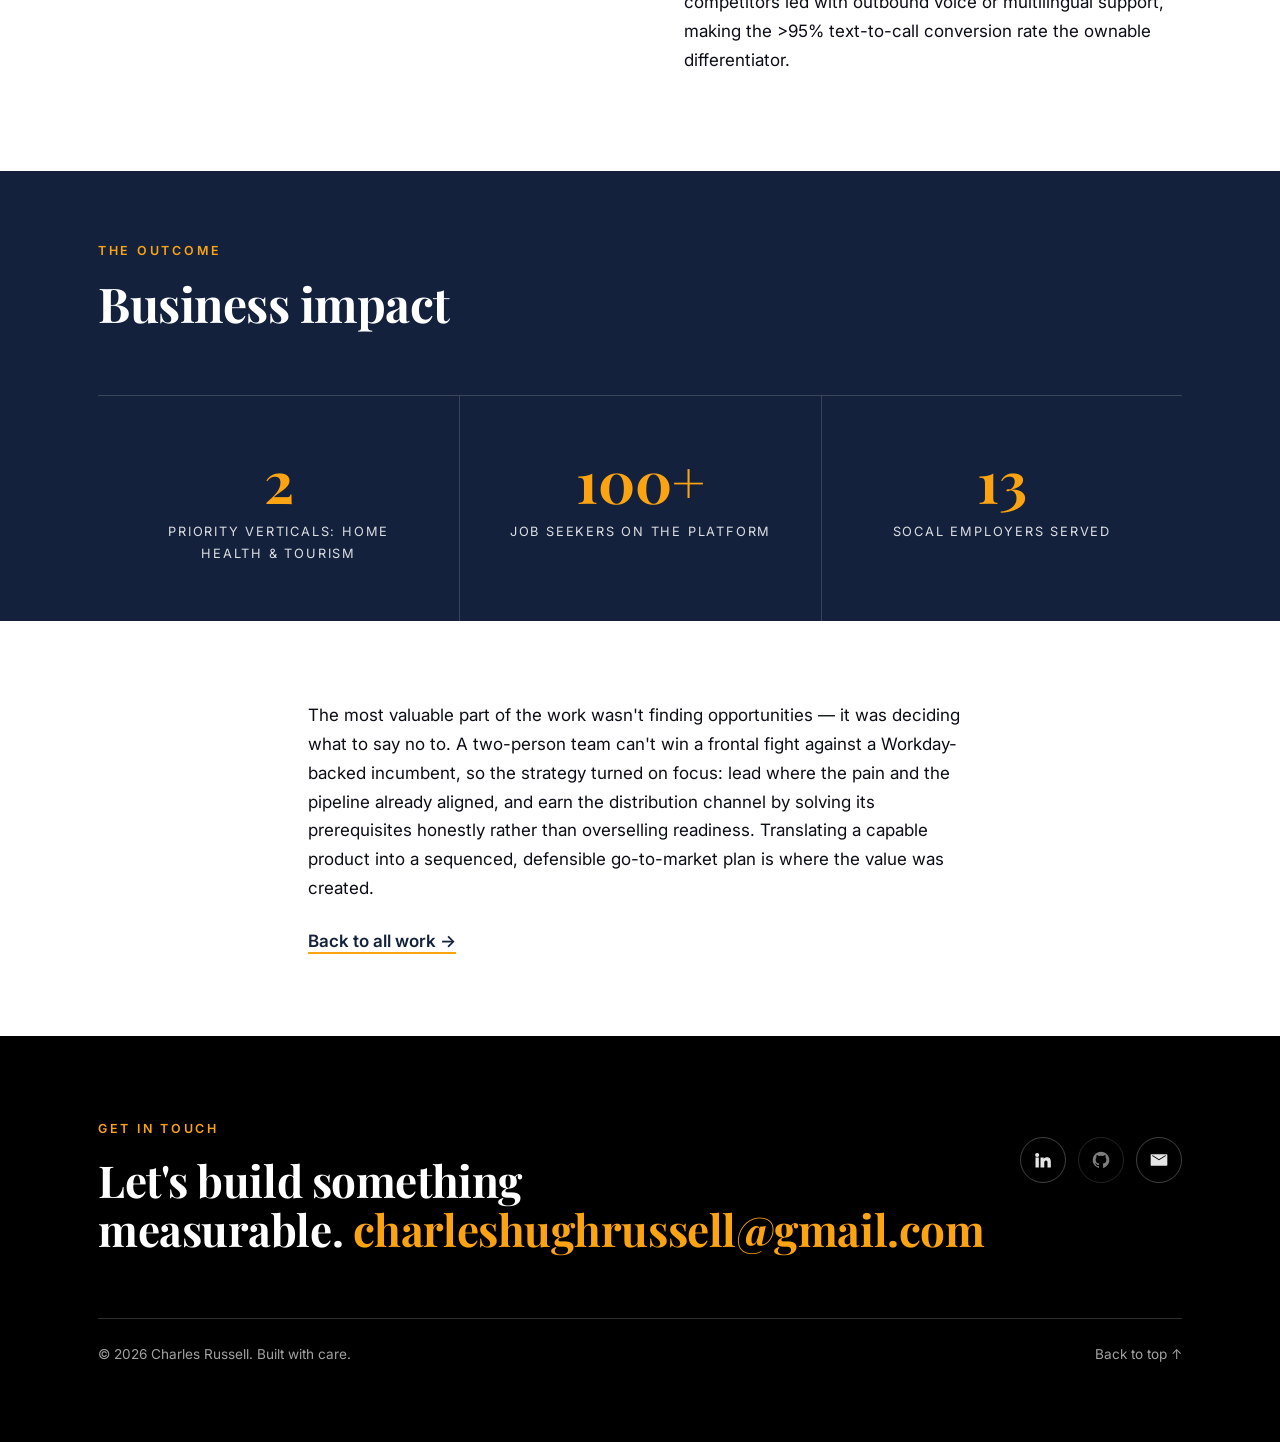
<file: case-study-sensiply.html>
<!doctype html>
<html lang="en">
<head>
  <meta charset="utf-8" />
  <meta name="viewport" content="width=device-width, initial-scale=1" />
  <title>Sensiply — Case Study — Charles Russell</title>
  <meta name="description" content="Case study: vertical prioritization and go-to-market strategy for Sensiply, an AI hiring startup." />
  <link rel="preconnect" href="https://fonts.googleapis.com" />
  <link rel="preconnect" href="https://fonts.gstatic.com" crossorigin />
  <link href="https://fonts.googleapis.com/css2?family=Inter:wght@300;400;500;600;700&family=Playfair+Display:ital,wght@0,500;0,600;0,700;1,500;1,600&display=swap" rel="stylesheet" />
  <link rel="stylesheet" href="css/style.css" />
</head>
<body>
  <a class="skip-link" href="#main">Skip to content</a>

  <header class="site-header">
    <div class="container header-inner">
      <div class="site-title"><a href="index.html">Charles Russell</a></div>
      <button class="nav-toggle" aria-label="Toggle menu" aria-controls="main-nav" aria-expanded="false">
        <span></span><span></span><span></span>
      </button>
      <nav class="main-nav" id="main-nav" aria-label="Primary">
        <ul>
          <li><a href="index.html">Home</a></li>
          <li><a href="case-studies.html" aria-current="page">Work</a></li>
          <li><a href="about.html">About</a></li>
          <li><a href="insights.html">Insights</a></li>
          <li><a class="btn btn--ghost" href="Charles-Russell-Resume.pdf" target="_blank" rel="noopener">Résumé</a></li>
        </ul>
      </nav>
    </div>
  </header>

  <main id="main">
    <!-- 1. HEADER BLOCK -->
    <section class="cs-hero">
      <div class="container">
        <span class="eyebrow">Case Study</span>
        <h1>Sensiply</h1>
        <p class="lede" style="margin-top:0.75rem;max-width:720px">Finding the verticals and the distribution channel that let a two-person team scale an AI recruiter.</p>
        <dl class="cs-meta">
          <div><dt>Role</dt><dd>Consulting Intern — Go-to-Market &amp; Strategy</dd></div>
          <div><dt>Timeline</dt><dd>Spring 2026</dd></div>
          <div><dt>Client</dt><dd>Sensiply (via Highlander Consulting)</dd></div>
          <div><dt>Focus</dt><dd>Market expansion</dd></div>
        </dl>
      </div>
    </section>

    <!-- 2. EXECUTIVE SUMMARY BOX -->
    <section class="section" style="padding-bottom:0">
      <div class="container">
        <div class="exec-summary">
          <span class="eyebrow">Executive Summary</span>
          <p class="lede" style="margin-top:0.5rem">
            Sensiply, an early-stage AI recruiter, had real product-market signal but only a two-person go-to-market team — and no clear answer on which markets and channels to concentrate on.
            I scored eleven verticals across five dimensions, deep-dived the top candidates, pressure-tested the highest-leverage distribution channel against its real prerequisites, and ran an AI-voice compliance analysis to see which verticals the product could pursue safely.
            The result was a focused strategy: shift the pipeline from food and hospitality toward home health and tourism, unlock the staffing-agency channel through a Bullhorn Marketplace listing, and reframe positioning around the &gt;95% text-to-call conversion rate that no competitor could claim.
          </p>
        </div>
      </div>
    </section>

    <!-- 3. THE CHALLENGE -->
    <section class="section cs-block" style="padding-top:clamp(2.5rem,5vw,4rem)">
      <div class="container prose" style="max-width:760px">
        <span class="eyebrow">The Context</span>
        <h2>The challenge</h2>
        <p>Sensiply's product was differentiated — proactive outbound voice AI, 55+ language support, autonomous 24/7 screening, and ATS-agnostic integration — and it had early traction across food service and hospitality clients. But with only two people running go-to-market, the company couldn't pursue every opportunity at once. The strategic question was focus: which verticals deserved the team's limited attention, which distribution channel could multiply a small team's reach, and how to position the product against incumbents like Paradox (acquired by Workday for roughly $1B) without competing head-on.</p>
        <p>The stakes were sharpest in markets where hiring pain was most acute. Healthcare alone showed an average 78-day RN time-to-fill, 42% of applicants going three weeks with no recruiter contact, and roughly $5.19M in annual nursing-turnover loss per hospital. The opportunity was real, but so was the risk of spreading a two-person team too thin or entering a channel before its legal and integration prerequisites were solved.</p>
      </div>
    </section>

    <!-- 4. THE APPROACH -->
    <section class="section section--alt cs-block" style="margin-top:0">
      <div class="container">
        <span class="eyebrow">The Framework</span>
        <h2 class="section-title">My approach</h2>
        <div class="phases mt-4">
          <div class="phase"><div class="phase-num">01</div><h4>Score the verticals</h4><p>Built a four-tier priority matrix scoring eleven verticals across five dimensions — hiring volume, time-to-hire pain, recruiter overload, AI adoption, and fit — to rank where Sensiply's strengths met the most urgent unmet need.</p></div>
          <div class="phase"><div class="phase-num">02</div><h4>Deep-dive &amp; audit</h4><p>Market-sized the top verticals, mapped their tech stacks, and audited Paradox, Fountain, and HireVue to locate the positioning gap none of them owned.</p></div>
          <div class="phase"><div class="phase-num">03</div><h4>Pressure-test the channel</h4><p>Built a standalone investment thesis for the staffing-agency channel — leverage math, prerequisites, and an honest downside case — then rewrote the messaging around outcomes.</p></div>
        </div>
      </div>
    </section>

    <!-- 5. INSIGHTS & RECOMMENDATIONS -->
    <section class="section cs-block">
      <div class="container">
        <span class="eyebrow">The Findings</span>
        <h2 class="section-title">Insights &amp; recommendations</h2>
        <div class="split mt-4">
          <figure class="data-figure">
            <div class="bars" role="img" aria-label="Vertical prioritization: home health and tourism in the top tier, ahead of the existing food and hospitality base">
              <div class="bar" style="height:50%"><small>Food &amp; Hosp.</small></div>
              <div class="bar is-key" style="height:92%"><small>Tourism</small></div>
              <div class="bar is-key" style="height:92%"><small>Home Health</small></div>
            </div>
            <figcaption>Vertical prioritization — home health and tourism landed in the top tier, ahead of Sensiply's existing food and hospitality base.</figcaption>
          </figure>
          <div class="prose">
            <h3>What the analysis showed</h3>
            <ul>
              <li><strong>Home health and tourism</strong> came out on top of the four-tier matrix &mdash; a better fit for Sensiply's current services than its existing food and hospitality base.</li>
              <li>The staffing-agency channel was the single highest-leverage motion for a two-person team — one agency partnership opens access to ~50 employer clients at once — but it was gated by three prerequisites: a Bullhorn Marketplace listing, a TCPA-compliant consent framework, and legacy-database consent segmentation.</li>
              <li><strong>Recommendation:</strong> Move the pipeline toward home health and tourism now while qualifying for the Bullhorn listing, and reframe the pitch around outcomes — none of the main competitors led with outbound voice or multilingual support, making the &gt;95% text-to-call conversion rate the ownable differentiator.</li>
            </ul>
          </div>
        </div>
      </div>
    </section>

    <!-- 6. BUSINESS IMPACT -->
    <section class="impact cs-block" style="margin-top:0">
      <div class="container">
        <div style="padding-block:clamp(2.5rem,5vw,4rem)">
          <span class="eyebrow">The Outcome</span>
          <h2 class="section-title" style="color:var(--white)">Business impact</h2>
        </div>
        <div class="impact-grid" style="border-top:1px solid rgba(255,255,255,0.16)">
          <div class="impact-item"><div class="impact-num">2</div><div class="impact-label">Priority verticals: home health &amp; tourism</div></div>
          <div class="impact-item"><div class="impact-num">100+</div><div class="impact-label">Job seekers on the platform</div></div>
          <div class="impact-item"><div class="impact-num">13</div><div class="impact-label">SoCal employers served</div></div>
        </div>
      </div>
    </section>

    <section class="section">
      <div class="container prose" style="max-width:760px">
        <p>The most valuable part of the work wasn't finding opportunities — it was deciding what to say no to. A two-person team can't win a frontal fight against a Workday-backed incumbent, so the strategy turned on focus: lead where the pain and the pipeline already aligned, and earn the distribution channel by solving its prerequisites honestly rather than overselling readiness. Translating a capable product into a sequenced, defensible go-to-market plan is where the value was created.</p>
        <div class="mt-3"><a class="text-link" href="case-studies.html">Back to all work</a></div>
      </div>
    </section>
  </main>

  <footer class="site-footer">
    <div class="container">
      <div class="footer-top">
        <div class="footer-cta">
          <span class="eyebrow">Get in touch</span>
          <h2>Let's build something<br />measurable. <a href="mailto:charleshughrussell@gmail.com">charleshughrussell@gmail.com</a></h2>
        </div>
        <div>
          <nav class="social" aria-label="Social links">
            <a href="https://www.linkedin.com/in/charleshrussell" aria-label="LinkedIn" target="_blank" rel="noopener">
              <svg viewBox="0 0 24 24" fill="currentColor" aria-hidden="true"><path d="M4.98 3.5a2.5 2.5 0 1 1 0 5 2.5 2.5 0 0 1 0-5ZM3 9h4v12H3V9Zm6 0h3.8v1.7h.05c.53-1 1.83-2.05 3.77-2.05 4.03 0 4.78 2.65 4.78 6.1V21h-4v-5.4c0-1.29-.02-2.95-1.8-2.95-1.8 0-2.08 1.4-2.08 2.85V21H9V9Z"/></svg>
            </a>
            <span class="social-static" role="img" aria-label="GitHub">
              <svg viewBox="0 0 24 24" fill="currentColor" aria-hidden="true"><path d="M12 2a10 10 0 0 0-3.16 19.49c.5.09.68-.22.68-.48v-1.7c-2.78.6-3.37-1.34-3.37-1.34-.46-1.16-1.11-1.47-1.11-1.47-.91-.62.07-.6.07-.6 1 .07 1.53 1.03 1.53 1.03.9 1.53 2.34 1.09 2.91.83.09-.65.35-1.09.63-1.34-2.22-.25-4.55-1.11-4.55-4.94 0-1.09.39-1.98 1.03-2.68-.1-.25-.45-1.27.1-2.65 0 0 .84-.27 2.75 1.02a9.56 9.56 0 0 1 5 0c1.91-1.29 2.75-1.02 2.75-1.02.55 1.38.2 2.4.1 2.65.64.7 1.03 1.59 1.03 2.68 0 3.84-2.34 4.69-4.57 4.94.36.31.68.92.68 1.85v2.74c0 .27.18.58.69.48A10 10 0 0 0 12 2Z"/></svg>
            </span>
            <a href="mailto:charleshughrussell@gmail.com" aria-label="Email">
              <svg viewBox="0 0 24 24" fill="currentColor" aria-hidden="true"><path d="M3 5h18a1 1 0 0 1 1 1v12a1 1 0 0 1-1 1H3a1 1 0 0 1-1-1V6a1 1 0 0 1 1-1Zm9 7.4 8-5.2V6l-8 5.2L4 6v1.2l8 5.2Z"/></svg>
            </a>
          </nav>
        </div>
      </div>
      <div class="footer-bottom">
        <span>&copy; <span id="year">2026</span> Charles Russell. Built with care.</span>
        <a href="#main">Back to top &#8593;</a>
      </div>
    </div>
  </footer>

  <script src="js/main.js"></script>
  <script>document.getElementById("year").textContent = new Date().getFullYear();</script>
</body>
</html>
</file>
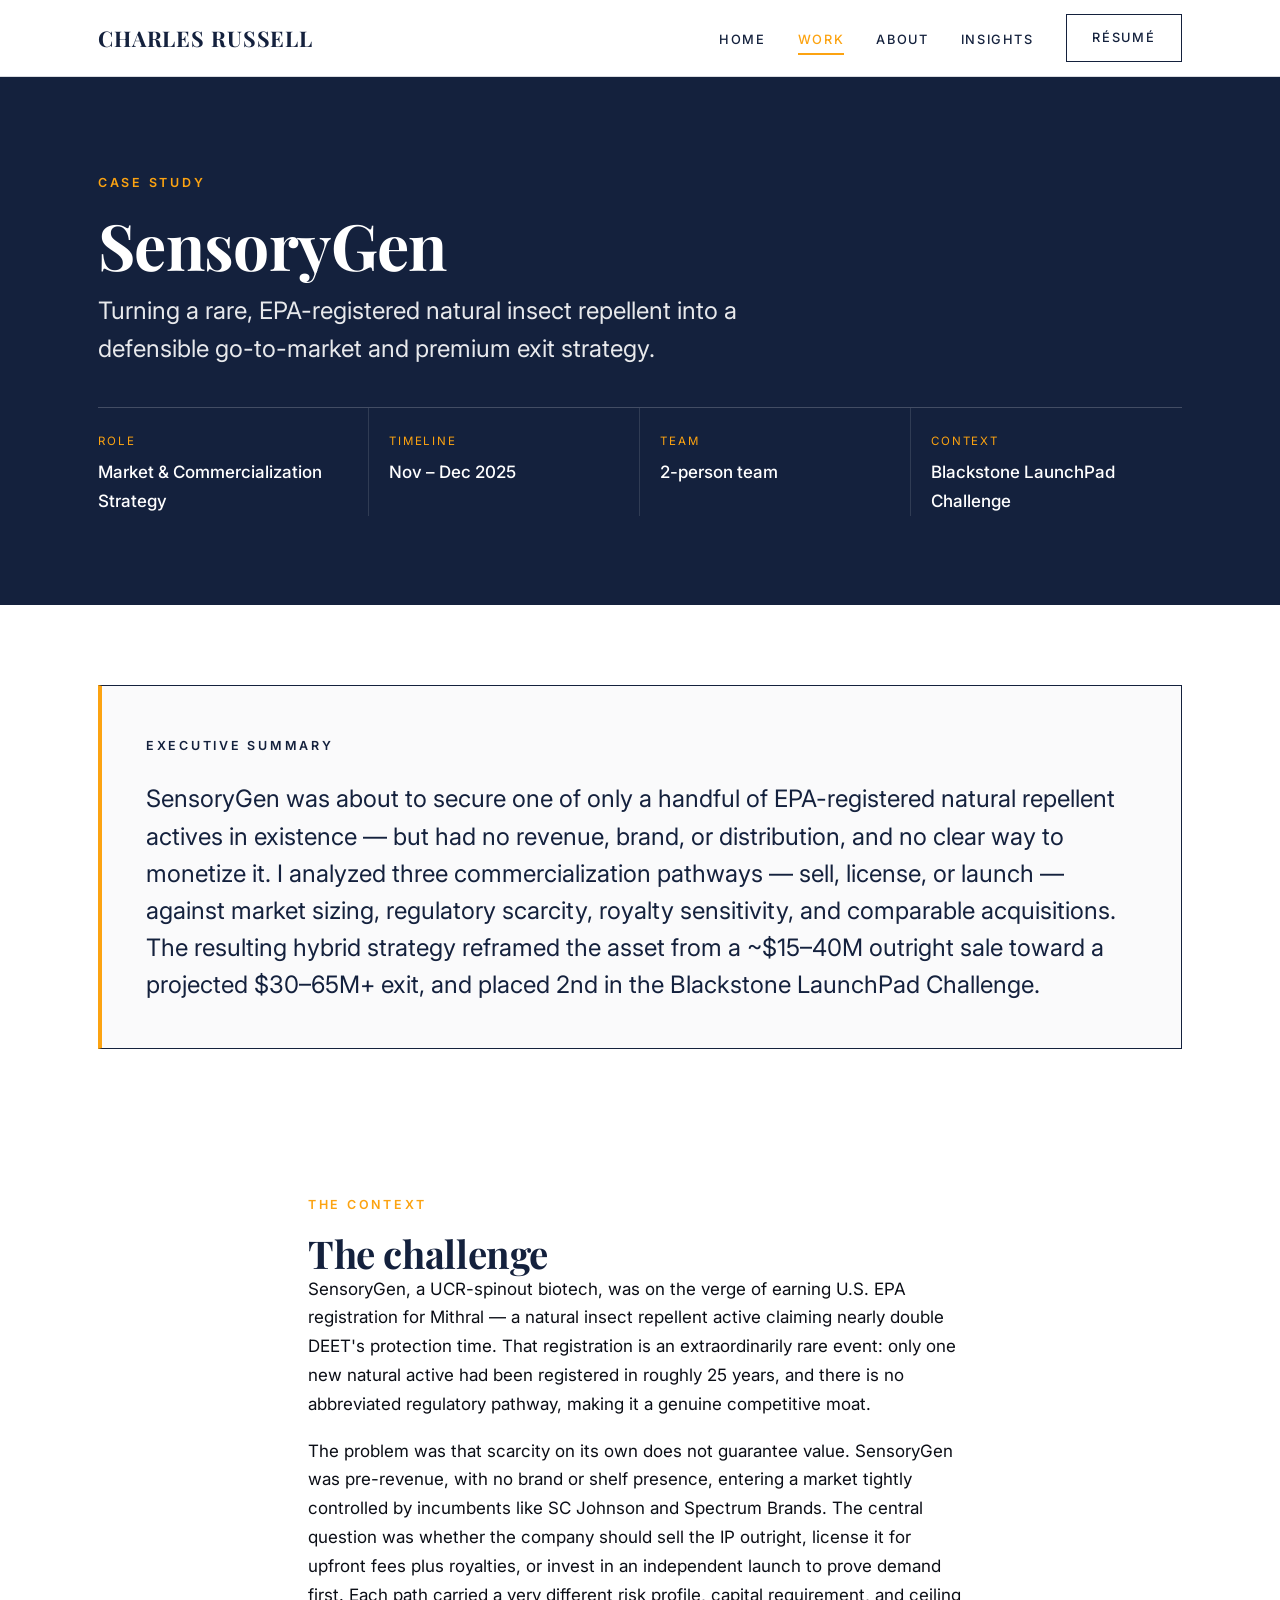
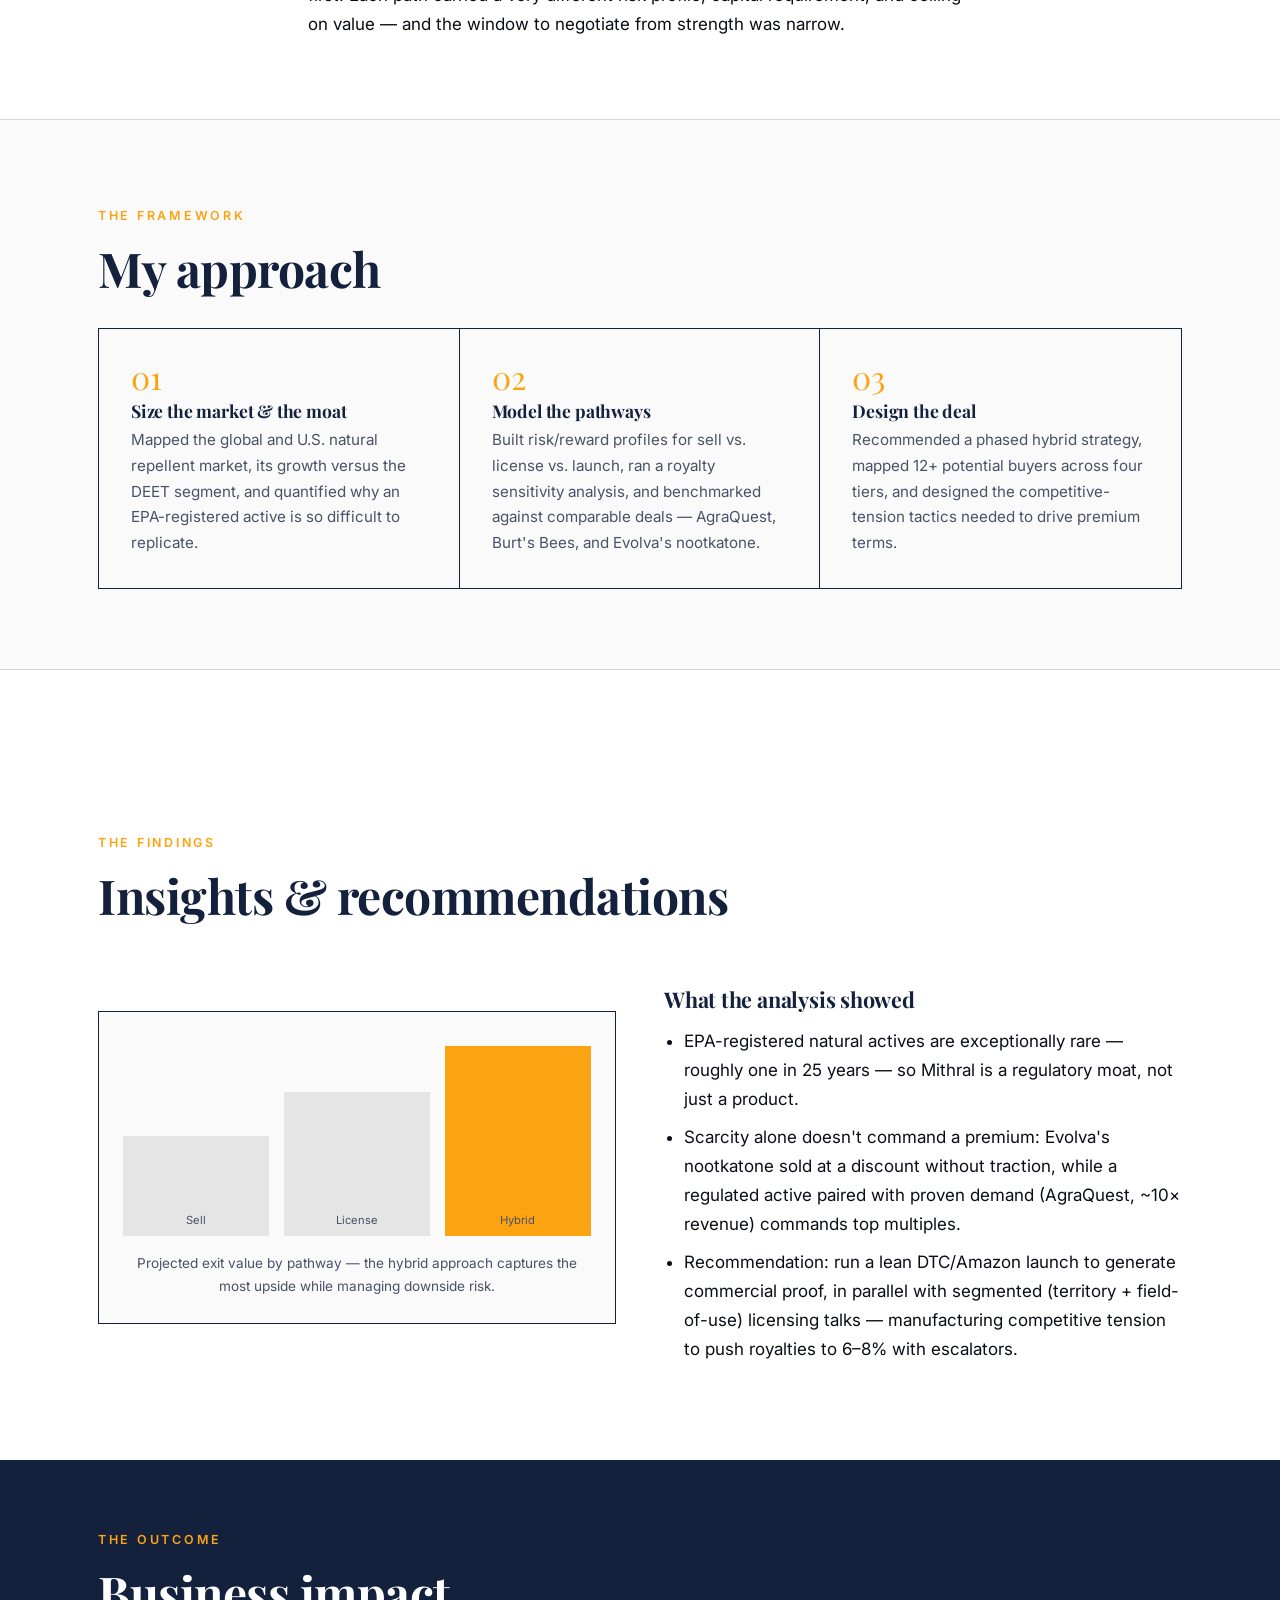
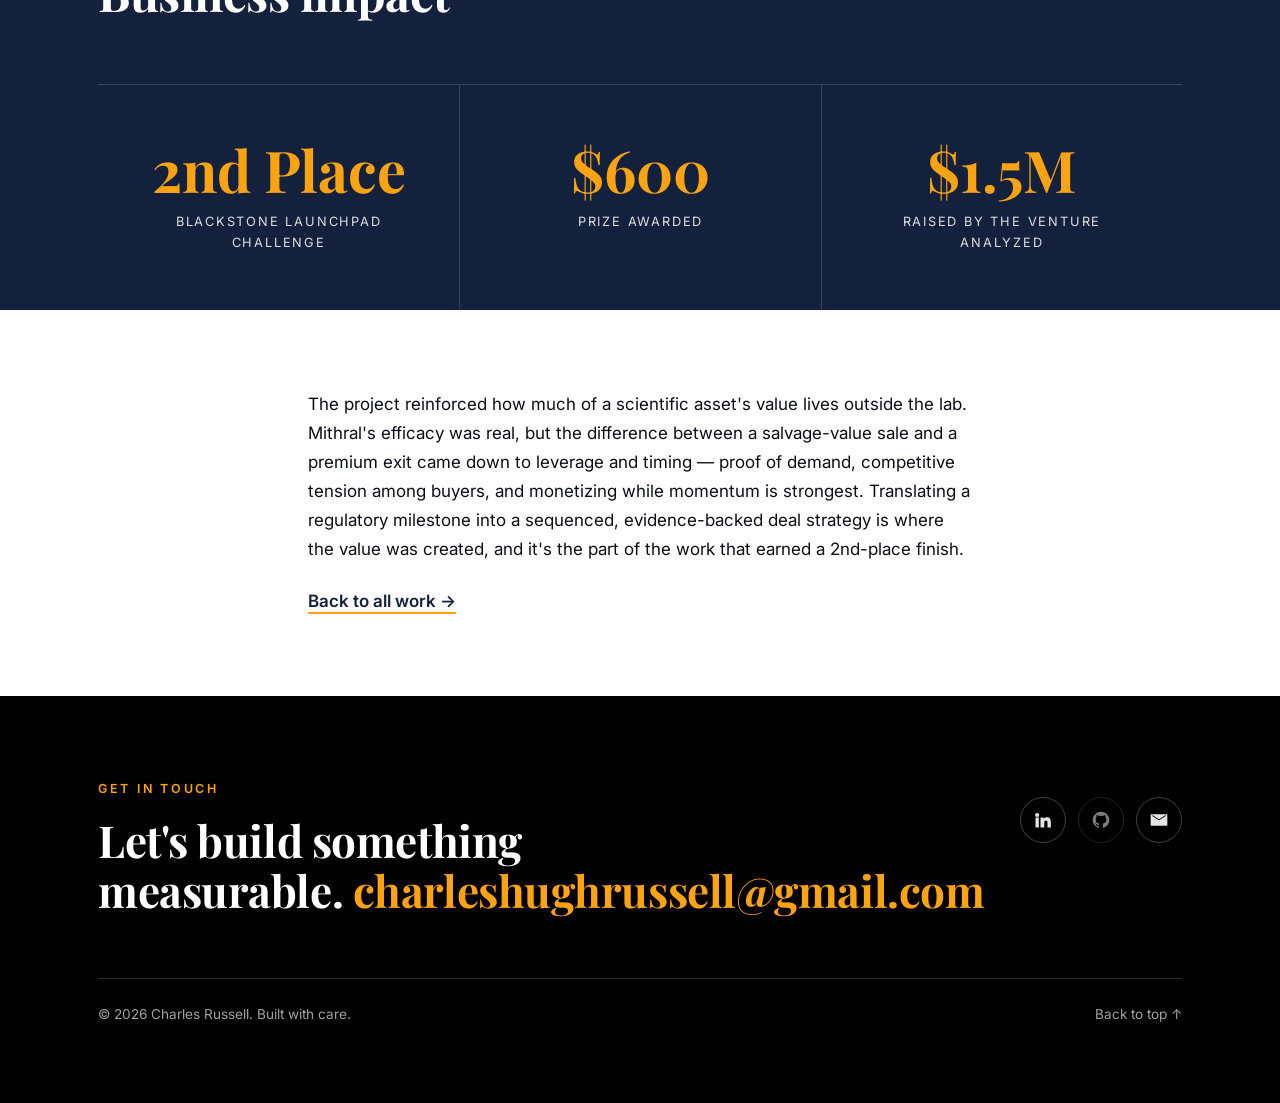
<file: case-study-sensorygen.html>
<!doctype html>
<html lang="en">
<head>
  <meta charset="utf-8" />
  <meta name="viewport" content="width=device-width, initial-scale=1" />
  <title>SensoryGen — Case Study — Charles Russell</title>
  <meta name="description" content="Case study: go-to-market and IP monetization strategy for SensoryGen, a UCR-spinout biotech holding a rare EPA-registered natural insect repellent active." />
  <link rel="preconnect" href="https://fonts.googleapis.com" />
  <link rel="preconnect" href="https://fonts.gstatic.com" crossorigin />
  <link href="https://fonts.googleapis.com/css2?family=Inter:wght@300;400;500;600;700&family=Playfair+Display:ital,wght@0,500;0,600;0,700;1,500;1,600&display=swap" rel="stylesheet" />
  <link rel="stylesheet" href="css/style.css" />
</head>
<body>
  <a class="skip-link" href="#main">Skip to content</a>

  <header class="site-header">
    <div class="container header-inner">
      <div class="site-title"><a href="index.html">Charles Russell</a></div>
      <button class="nav-toggle" aria-label="Toggle menu" aria-controls="main-nav" aria-expanded="false">
        <span></span><span></span><span></span>
      </button>
      <nav class="main-nav" id="main-nav" aria-label="Primary">
        <ul>
          <li><a href="index.html">Home</a></li>
          <li><a href="case-studies.html" aria-current="page">Work</a></li>
          <li><a href="about.html">About</a></li>
          <li><a href="insights.html">Insights</a></li>
          <li><a class="btn btn--ghost" href="Charles-Russell-Resume.pdf" target="_blank" rel="noopener">Résumé</a></li>
        </ul>
      </nav>
    </div>
  </header>

  <main id="main">
    <!-- 1. HEADER BLOCK -->
    <section class="cs-hero">
      <div class="container">
        <span class="eyebrow">Case Study</span>
        <h1>SensoryGen</h1>
        <p class="lede" style="margin-top:0.75rem;max-width:720px">Turning a rare, EPA-registered natural insect repellent into a defensible go-to-market and premium exit strategy.</p>
        <dl class="cs-meta">
          <div><dt>Role</dt><dd>Market &amp; Commercialization Strategy</dd></div>
          <div><dt>Timeline</dt><dd>Nov – Dec 2025</dd></div>
          <div><dt>Team</dt><dd>2-person team</dd></div>
          <div><dt>Context</dt><dd>Blackstone LaunchPad Challenge</dd></div>
        </dl>
      </div>
    </section>

    <!-- 2. EXECUTIVE SUMMARY BOX -->
    <section class="section" style="padding-bottom:0">
      <div class="container">
        <div class="exec-summary">
          <span class="eyebrow">Executive Summary</span>
          <p class="lede" style="margin-top:0.5rem">
            SensoryGen was about to secure one of only a handful of EPA-registered natural repellent actives in existence — but had no revenue, brand, or distribution, and no clear way to monetize it.
            I analyzed three commercialization pathways — sell, license, or launch — against market sizing, regulatory scarcity, royalty sensitivity, and comparable acquisitions.
            The resulting hybrid strategy reframed the asset from a ~$15&ndash;40M outright sale toward a projected $30&ndash;65M+ exit, and placed 2nd in the Blackstone LaunchPad Challenge.
          </p>
        </div>
      </div>
    </section>

    <!-- 3. THE CHALLENGE -->
    <section class="section cs-block" style="padding-top:clamp(2.5rem,5vw,4rem)">
      <div class="container prose" style="max-width:760px">
        <span class="eyebrow">The Context</span>
        <h2>The challenge</h2>
        <p>SensoryGen, a UCR-spinout biotech, was on the verge of earning U.S. EPA registration for Mithral — a natural insect repellent active claiming nearly double DEET's protection time. That registration is an extraordinarily rare event: only one new natural active had been registered in roughly 25 years, and there is no abbreviated regulatory pathway, making it a genuine competitive moat.</p>
        <p>The problem was that scarcity on its own does not guarantee value. SensoryGen was pre-revenue, with no brand or shelf presence, entering a market tightly controlled by incumbents like SC Johnson and Spectrum Brands. The central question was whether the company should sell the IP outright, license it for upfront fees plus royalties, or invest in an independent launch to prove demand first. Each path carried a very different risk profile, capital requirement, and ceiling on value — and the window to negotiate from strength was narrow.</p>
      </div>
    </section>

    <!-- 4. THE APPROACH -->
    <section class="section section--alt cs-block" style="margin-top:0">
      <div class="container">
        <span class="eyebrow">The Framework</span>
        <h2 class="section-title">My approach</h2>
        <div class="phases mt-4">
          <div class="phase"><div class="phase-num">01</div><h4>Size the market &amp; the moat</h4><p>Mapped the global and U.S. natural repellent market, its growth versus the DEET segment, and quantified why an EPA-registered active is so difficult to replicate.</p></div>
          <div class="phase"><div class="phase-num">02</div><h4>Model the pathways</h4><p>Built risk/reward profiles for sell vs. license vs. launch, ran a royalty sensitivity analysis, and benchmarked against comparable deals — AgraQuest, Burt's Bees, and Evolva's nootkatone.</p></div>
          <div class="phase"><div class="phase-num">03</div><h4>Design the deal</h4><p>Recommended a phased hybrid strategy, mapped 12+ potential buyers across four tiers, and designed the competitive-tension tactics needed to drive premium terms.</p></div>
        </div>
      </div>
    </section>

    <!-- 5. INSIGHTS & RECOMMENDATIONS -->
    <section class="section cs-block">
      <div class="container">
        <span class="eyebrow">The Findings</span>
        <h2 class="section-title">Insights &amp; recommendations</h2>
        <div class="split mt-4">
          <figure class="data-figure">
            <div class="bars" role="img" aria-label="Estimated exit value by pathway: sell lowest, license mid, hybrid highest">
              <div class="bar" style="height:50%"><small>Sell</small></div>
              <div class="bar" style="height:72%"><small>License</small></div>
              <div class="bar is-key" style="height:95%"><small>Hybrid</small></div>
            </div>
            <figcaption>Projected exit value by pathway — the hybrid approach captures the most upside while managing downside risk.</figcaption>
          </figure>
          <div class="prose">
            <h3>What the analysis showed</h3>
            <ul>
              <li>EPA-registered natural actives are exceptionally rare — roughly one in 25 years — so Mithral is a regulatory moat, not just a product.</li>
              <li>Scarcity alone doesn't command a premium: Evolva's nootkatone sold at a discount without traction, while a regulated active paired with proven demand (AgraQuest, ~10&times; revenue) commands top multiples.</li>
              <li>Recommendation: run a lean DTC/Amazon launch to generate commercial proof, in parallel with segmented (territory + field-of-use) licensing talks — manufacturing competitive tension to push royalties to 6&ndash;8% with escalators.</li>
            </ul>
          </div>
        </div>
      </div>
    </section>

    <!-- 6. BUSINESS IMPACT -->
    <section class="impact cs-block" style="margin-top:0">
      <div class="container">
        <div style="padding-block:clamp(2.5rem,5vw,4rem)">
          <span class="eyebrow">The Outcome</span>
          <h2 class="section-title" style="color:var(--white)">Business impact</h2>
        </div>
        <div class="impact-grid" style="border-top:1px solid rgba(255,255,255,0.16)">
          <div class="impact-item"><div class="impact-num">2nd Place</div><div class="impact-label">Blackstone LaunchPad Challenge</div></div>
          <div class="impact-item"><div class="impact-num">$600</div><div class="impact-label">Prize awarded</div></div>
          <div class="impact-item"><div class="impact-num">$1.5M</div><div class="impact-label">Raised by the venture analyzed</div></div>
        </div>
      </div>
    </section>

    <section class="section">
      <div class="container prose" style="max-width:760px">
        <p>The project reinforced how much of a scientific asset's value lives outside the lab. Mithral's efficacy was real, but the difference between a salvage-value sale and a premium exit came down to leverage and timing — proof of demand, competitive tension among buyers, and monetizing while momentum is strongest. Translating a regulatory milestone into a sequenced, evidence-backed deal strategy is where the value was created, and it's the part of the work that earned a 2nd-place finish.</p>
        <div class="mt-3"><a class="text-link" href="case-studies.html">Back to all work</a></div>
      </div>
    </section>
  </main>

  <footer class="site-footer">
    <div class="container">
      <div class="footer-top">
        <div class="footer-cta">
          <span class="eyebrow">Get in touch</span>
          <h2>Let's build something<br />measurable. <a href="mailto:charleshughrussell@gmail.com">charleshughrussell@gmail.com</a></h2>
        </div>
        <div>
          <nav class="social" aria-label="Social links">
            <a href="https://www.linkedin.com/in/charleshrussell" aria-label="LinkedIn" target="_blank" rel="noopener">
              <svg viewBox="0 0 24 24" fill="currentColor" aria-hidden="true"><path d="M4.98 3.5a2.5 2.5 0 1 1 0 5 2.5 2.5 0 0 1 0-5ZM3 9h4v12H3V9Zm6 0h3.8v1.7h.05c.53-1 1.83-2.05 3.77-2.05 4.03 0 4.78 2.65 4.78 6.1V21h-4v-5.4c0-1.29-.02-2.95-1.8-2.95-1.8 0-2.08 1.4-2.08 2.85V21H9V9Z"/></svg>
            </a>
            <span class="social-static" role="img" aria-label="GitHub">
              <svg viewBox="0 0 24 24" fill="currentColor" aria-hidden="true"><path d="M12 2a10 10 0 0 0-3.16 19.49c.5.09.68-.22.68-.48v-1.7c-2.78.6-3.37-1.34-3.37-1.34-.46-1.16-1.11-1.47-1.11-1.47-.91-.62.07-.6.07-.6 1 .07 1.53 1.03 1.53 1.03.9 1.53 2.34 1.09 2.91.83.09-.65.35-1.09.63-1.34-2.22-.25-4.55-1.11-4.55-4.94 0-1.09.39-1.98 1.03-2.68-.1-.25-.45-1.27.1-2.65 0 0 .84-.27 2.75 1.02a9.56 9.56 0 0 1 5 0c1.91-1.29 2.75-1.02 2.75-1.02.55 1.38.2 2.4.1 2.65.64.7 1.03 1.59 1.03 2.68 0 3.84-2.34 4.69-4.57 4.94.36.31.68.92.68 1.85v2.74c0 .27.18.58.69.48A10 10 0 0 0 12 2Z"/></svg>
            </span>
            <a href="mailto:charleshughrussell@gmail.com" aria-label="Email">
              <svg viewBox="0 0 24 24" fill="currentColor" aria-hidden="true"><path d="M3 5h18a1 1 0 0 1 1 1v12a1 1 0 0 1-1 1H3a1 1 0 0 1-1-1V6a1 1 0 0 1 1-1Zm9 7.4 8-5.2V6l-8 5.2L4 6v1.2l8 5.2Z"/></svg>
            </a>
          </nav>
        </div>
      </div>
      <div class="footer-bottom">
        <span>&copy; <span id="year">2026</span> Charles Russell. Built with care.</span>
        <a href="#main">Back to top &#8593;</a>
      </div>
    </div>
  </footer>

  <script src="js/main.js"></script>
  <script>document.getElementById("year").textContent = new Date().getFullYear();</script>
</body>
</html>
</file>
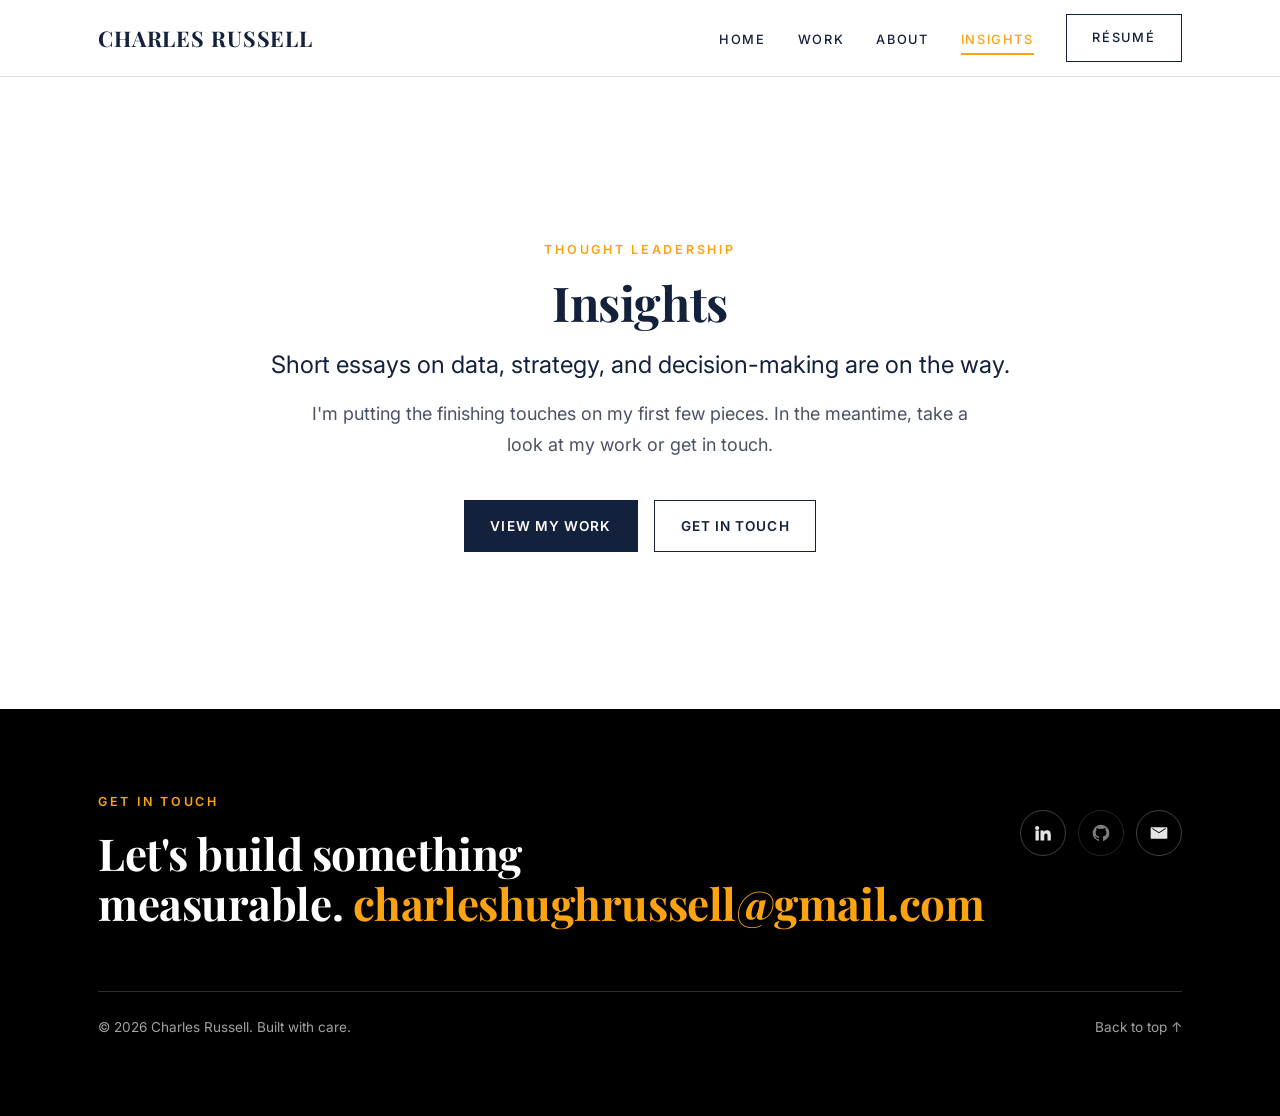
<file: insights.html>
<!doctype html>
<html lang="en">
<head>
  <meta charset="utf-8" />
  <meta name="viewport" content="width=device-width, initial-scale=1" />
  <title>Insights — Charles Russell</title>
  <meta name="description" content="Thought leadership on data, strategy, and decision-making by Charles Russell — coming soon." />
  <link rel="preconnect" href="https://fonts.googleapis.com" />
  <link rel="preconnect" href="https://fonts.gstatic.com" crossorigin />
  <link href="https://fonts.googleapis.com/css2?family=Inter:wght@300;400;500;600;700&family=Playfair+Display:ital,wght@0,500;0,600;0,700;1,500;1,600&display=swap" rel="stylesheet" />
  <link rel="stylesheet" href="css/style.css" />
</head>
<body>
  <a class="skip-link" href="#main">Skip to content</a>

  <header class="site-header">
    <div class="container header-inner">
      <div class="site-title"><a href="index.html">Charles Russell</a></div>
      <button class="nav-toggle" aria-label="Toggle menu" aria-controls="main-nav" aria-expanded="false">
        <span></span><span></span><span></span>
      </button>
      <nav class="main-nav" id="main-nav" aria-label="Primary">
        <ul>
          <li><a href="index.html">Home</a></li>
          <li><a href="case-studies.html">Work</a></li>
          <li><a href="about.html">About</a></li>
          <li><a href="insights.html" aria-current="page">Insights</a></li>
          <li><a class="btn btn--ghost" href="Charles-Russell-Resume.pdf" target="_blank" rel="noopener">Résumé</a></li>
        </ul>
      </nav>
    </div>
  </header>

  <main id="main">
    <section class="section">
      <div class="container" style="text-align:center; padding-block:clamp(2rem,6vw,5rem)">
        <span class="eyebrow">Thought Leadership</span>
        <h1 class="section-title">Insights</h1>
        <p class="lede measure" style="margin-inline:auto; margin-top:1rem">
          Short essays on data, strategy, and decision-making are on the way.
        </p>
        <p class="section-intro measure" style="margin-inline:auto">
          I'm putting the finishing touches on my first few pieces. In the meantime, take a look at my
          work or get in touch.
        </p>
        <div class="hero-cta" style="margin-top:2.5rem; justify-content:center;">
          <a class="btn" href="case-studies.html">View My Work</a>
          <a class="btn btn--ghost" href="mailto:charleshughrussell@gmail.com">Get in Touch</a>
        </div>
      </div>
    </section>
  </main>

  <footer class="site-footer">
    <div class="container">
      <div class="footer-top">
        <div class="footer-cta">
          <span class="eyebrow">Get in touch</span>
          <h2>Let's build something<br />measurable. <a href="mailto:charleshughrussell@gmail.com">charleshughrussell@gmail.com</a></h2>
        </div>
        <div>
          <nav class="social" aria-label="Social links">
            <a href="https://www.linkedin.com/in/charleshrussell" aria-label="LinkedIn" target="_blank" rel="noopener">
              <svg viewBox="0 0 24 24" fill="currentColor" aria-hidden="true"><path d="M4.98 3.5a2.5 2.5 0 1 1 0 5 2.5 2.5 0 0 1 0-5ZM3 9h4v12H3V9Zm6 0h3.8v1.7h.05c.53-1 1.83-2.05 3.77-2.05 4.03 0 4.78 2.65 4.78 6.1V21h-4v-5.4c0-1.29-.02-2.95-1.8-2.95-1.8 0-2.08 1.4-2.08 2.85V21H9V9Z"/></svg>
            </a>
            <span class="social-static" role="img" aria-label="GitHub">
              <svg viewBox="0 0 24 24" fill="currentColor" aria-hidden="true"><path d="M12 2a10 10 0 0 0-3.16 19.49c.5.09.68-.22.68-.48v-1.7c-2.78.6-3.37-1.34-3.37-1.34-.46-1.16-1.11-1.47-1.11-1.47-.91-.62.07-.6.07-.6 1 .07 1.53 1.03 1.53 1.03.9 1.53 2.34 1.09 2.91.83.09-.65.35-1.09.63-1.34-2.22-.25-4.55-1.11-4.55-4.94 0-1.09.39-1.98 1.03-2.68-.1-.25-.45-1.27.1-2.65 0 0 .84-.27 2.75 1.02a9.56 9.56 0 0 1 5 0c1.91-1.29 2.75-1.02 2.75-1.02.55 1.38.2 2.4.1 2.65.64.7 1.03 1.59 1.03 2.68 0 3.84-2.34 4.69-4.57 4.94.36.31.68.92.68 1.85v2.74c0 .27.18.58.69.48A10 10 0 0 0 12 2Z"/></svg>
            </span>
            <a href="mailto:charleshughrussell@gmail.com" aria-label="Email">
              <svg viewBox="0 0 24 24" fill="currentColor" aria-hidden="true"><path d="M3 5h18a1 1 0 0 1 1 1v12a1 1 0 0 1-1 1H3a1 1 0 0 1-1-1V6a1 1 0 0 1 1-1Zm9 7.4 8-5.2V6l-8 5.2L4 6v1.2l8 5.2Z"/></svg>
            </a>
          </nav>
        </div>
      </div>
      <div class="footer-bottom">
        <span>&copy; <span id="year">2026</span> Charles Russell. Built with care.</span>
        <a href="#main">Back to top &#8593;</a>
      </div>
    </div>
  </footer>

  <script src="js/main.js"></script>
  <script>document.getElementById("year").textContent = new Date().getFullYear();</script>
</body>
</html>
</file>
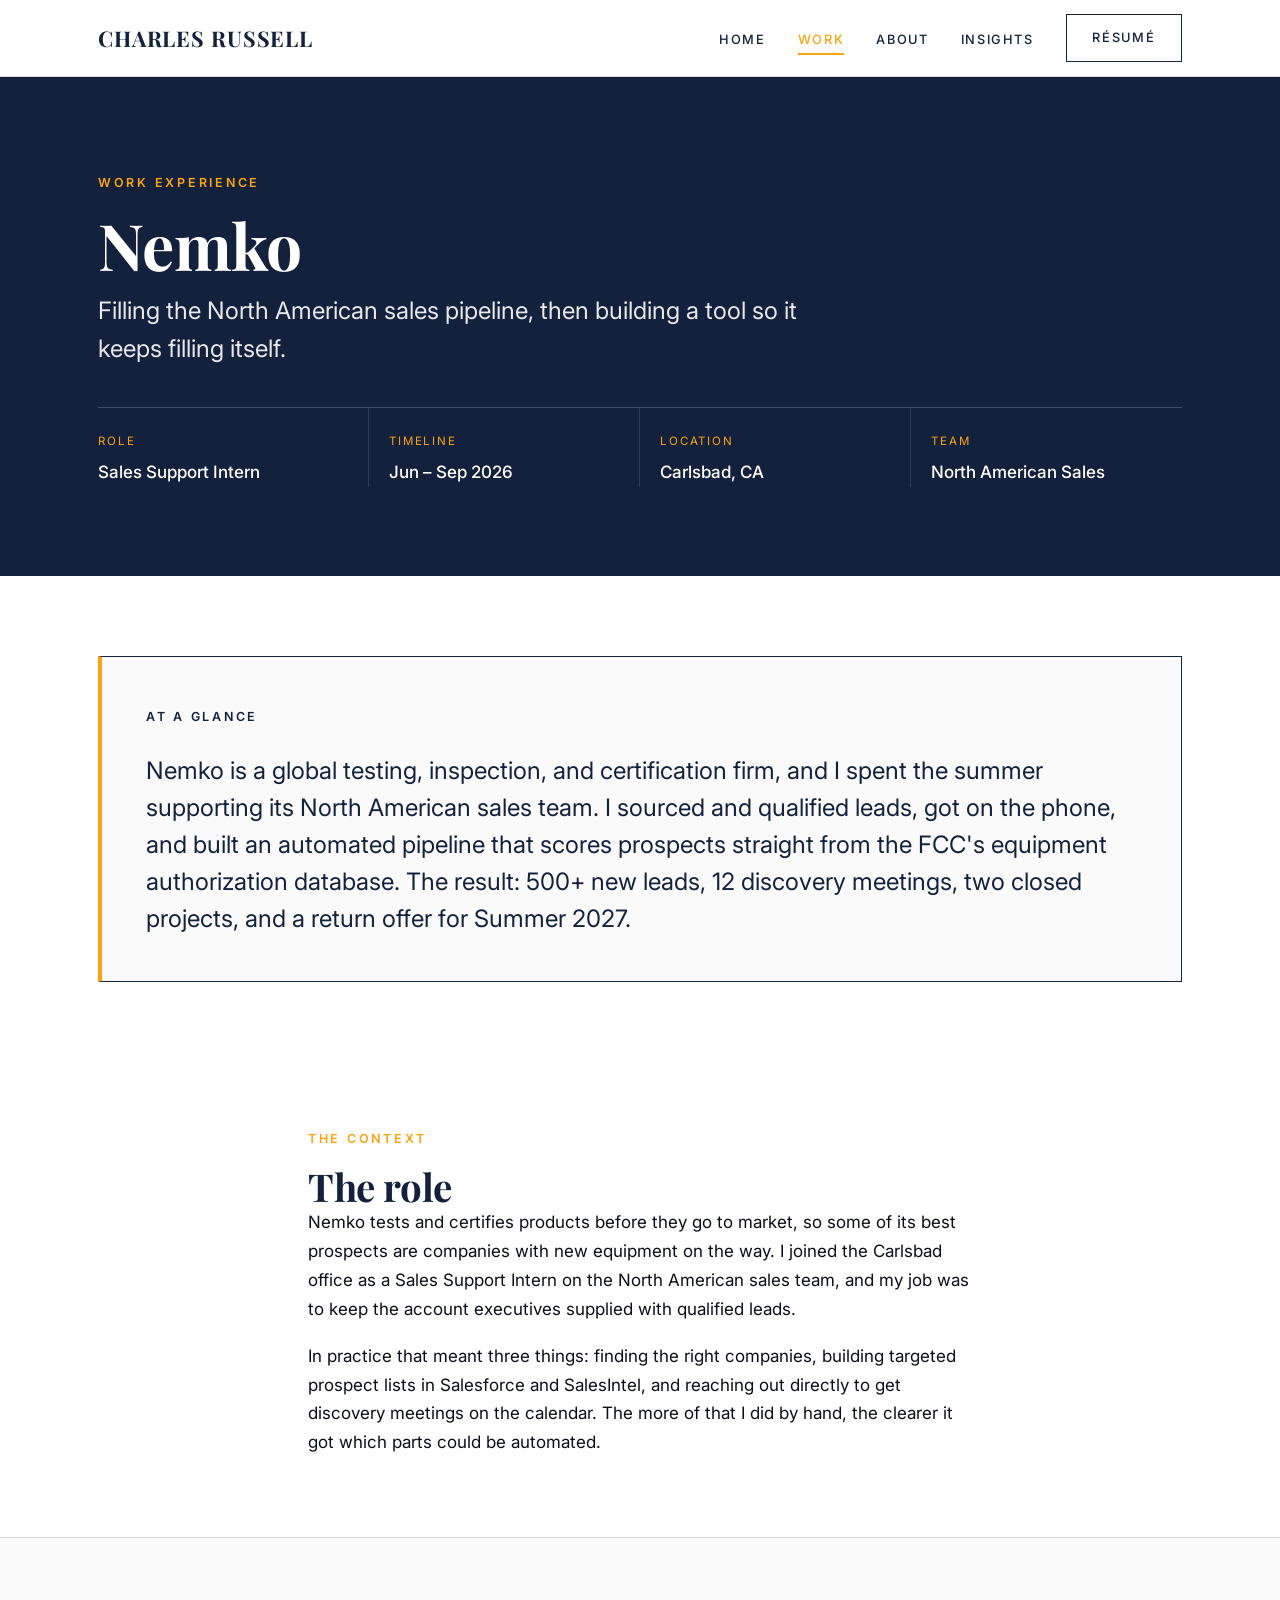
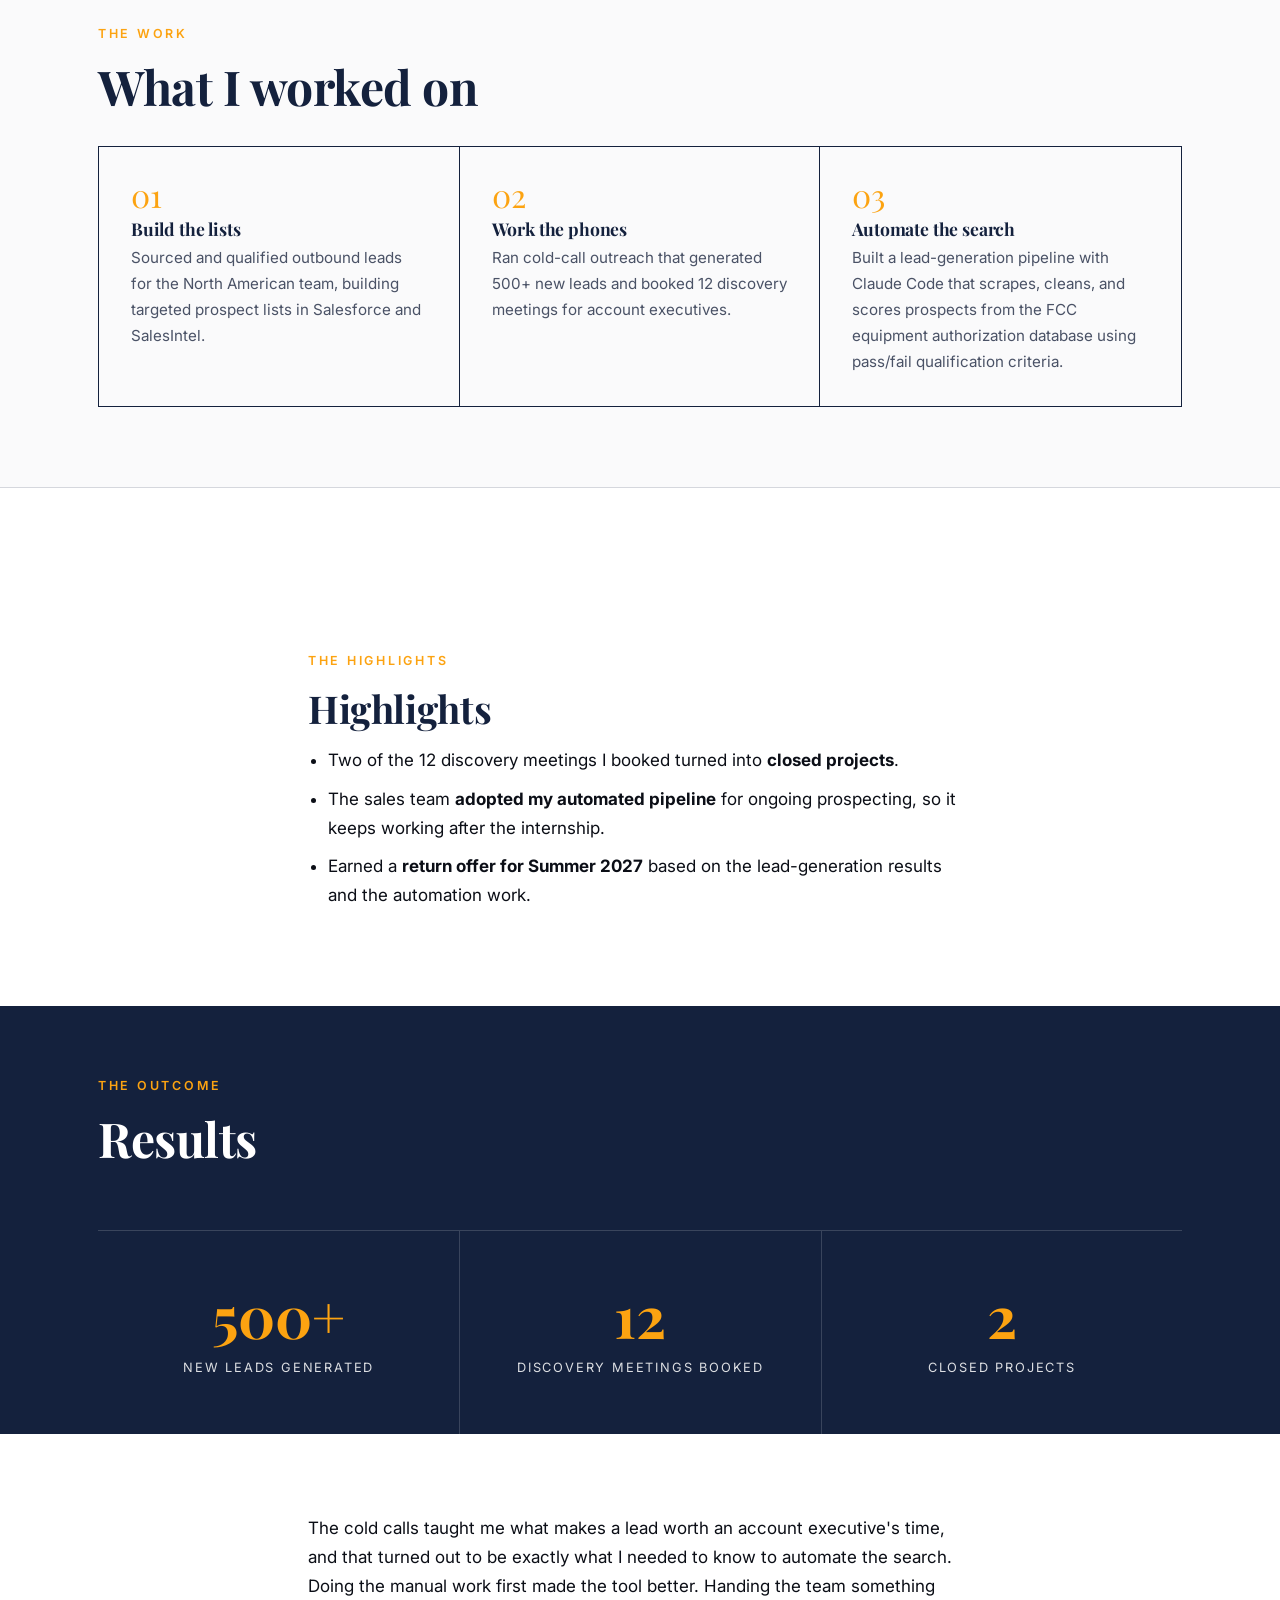
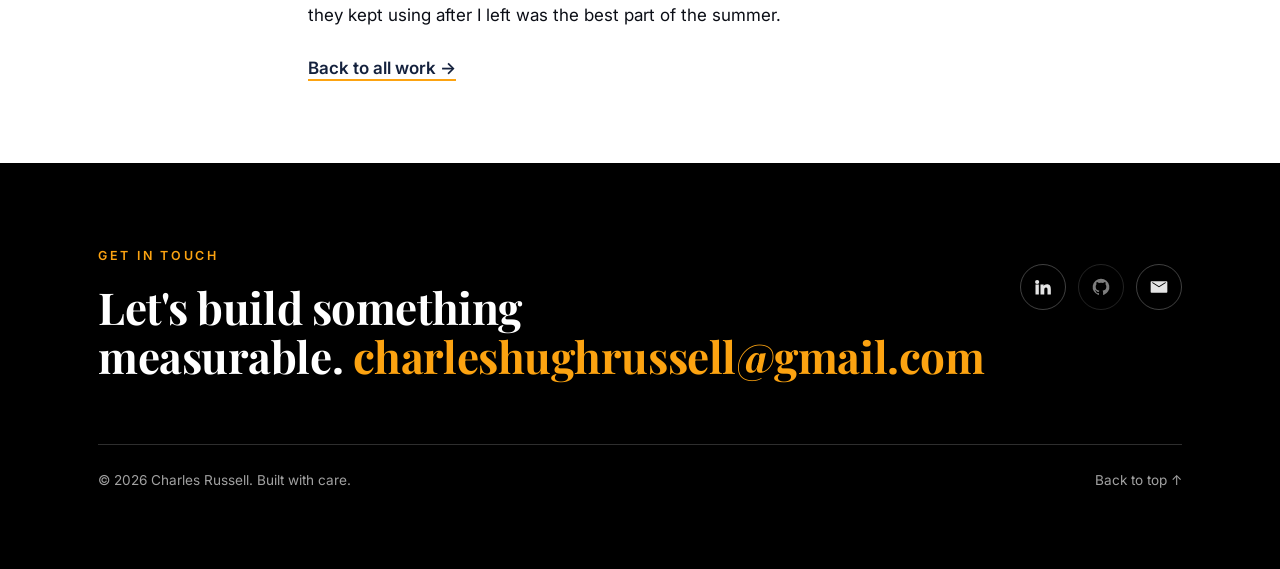
<file: work-nemko.html>
<!doctype html>
<html lang="en">
<head>
  <meta charset="utf-8" />
  <meta name="viewport" content="width=device-width, initial-scale=1" />
  <title>Nemko — Work Experience — Charles Russell</title>
  <meta name="description" content="Charles Russell's summer as a Sales Support Intern at Nemko USA: 500+ leads, 12 discovery meetings, and an automated prospecting pipeline." />
  <link rel="preconnect" href="https://fonts.googleapis.com" />
  <link rel="preconnect" href="https://fonts.gstatic.com" crossorigin />
  <link href="https://fonts.googleapis.com/css2?family=Inter:wght@300;400;500;600;700&family=Playfair+Display:ital,wght@0,500;0,600;0,700;1,500;1,600&display=swap" rel="stylesheet" />
  <link rel="stylesheet" href="css/style.css" />
</head>
<body>
  <a class="skip-link" href="#main">Skip to content</a>

  <header class="site-header">
    <div class="container header-inner">
      <div class="site-title"><a href="index.html">Charles Russell</a></div>
      <button class="nav-toggle" aria-label="Toggle menu" aria-controls="main-nav" aria-expanded="false">
        <span></span><span></span><span></span>
      </button>
      <nav class="main-nav" id="main-nav" aria-label="Primary">
        <ul>
          <li><a href="index.html">Home</a></li>
          <li><a href="case-studies.html" aria-current="page">Work</a></li>
          <li><a href="about.html">About</a></li>
          <li><a href="insights.html">Insights</a></li>
          <li><a class="btn btn--ghost" href="Charles-Russell-Resume.pdf" target="_blank" rel="noopener">Résumé</a></li>
        </ul>
      </nav>
    </div>
  </header>

  <main id="main">
    <!-- 1. HEADER BLOCK -->
    <section class="cs-hero">
      <div class="container">
        <span class="eyebrow">Work Experience</span>
        <h1>Nemko</h1>
        <p class="lede" style="margin-top:0.75rem;max-width:720px">Filling the North American sales pipeline, then building a tool so it keeps filling itself.</p>
        <dl class="cs-meta">
          <div><dt>Role</dt><dd>Sales Support Intern</dd></div>
          <div><dt>Timeline</dt><dd>Jun – Sep 2026</dd></div>
          <div><dt>Location</dt><dd>Carlsbad, CA</dd></div>
          <div><dt>Team</dt><dd>North American Sales</dd></div>
        </dl>
      </div>
    </section>

    <!-- 2. AT A GLANCE -->
    <section class="section" style="padding-bottom:0">
      <div class="container">
        <div class="exec-summary">
          <span class="eyebrow">At a Glance</span>
          <p class="lede" style="margin-top:0.5rem">
            Nemko is a global testing, inspection, and certification firm, and I spent the summer supporting its North American sales team.
            I sourced and qualified leads, got on the phone, and built an automated pipeline that scores prospects straight from the FCC's equipment authorization database.
            The result: 500+ new leads, 12 discovery meetings, two closed projects, and a return offer for Summer 2027.
          </p>
        </div>
      </div>
    </section>

    <!-- 3. THE ROLE -->
    <section class="section cs-block" style="padding-top:clamp(2.5rem,5vw,4rem)">
      <div class="container prose" style="max-width:760px">
        <span class="eyebrow">The Context</span>
        <h2>The role</h2>
        <p>Nemko tests and certifies products before they go to market, so some of its best prospects are companies with new equipment on the way. I joined the Carlsbad office as a Sales Support Intern on the North American sales team, and my job was to keep the account executives supplied with qualified leads.</p>
        <p>In practice that meant three things: finding the right companies, building targeted prospect lists in Salesforce and SalesIntel, and reaching out directly to get discovery meetings on the calendar. The more of that I did by hand, the clearer it got which parts could be automated.</p>
      </div>
    </section>

    <!-- 4. WHAT I WORKED ON -->
    <section class="section section--alt cs-block" style="margin-top:0">
      <div class="container">
        <span class="eyebrow">The Work</span>
        <h2 class="section-title">What I worked on</h2>
        <div class="phases mt-4">
          <div class="phase"><div class="phase-num">01</div><h4>Build the lists</h4><p>Sourced and qualified outbound leads for the North American team, building targeted prospect lists in Salesforce and SalesIntel.</p></div>
          <div class="phase"><div class="phase-num">02</div><h4>Work the phones</h4><p>Ran cold-call outreach that generated 500+ new leads and booked 12 discovery meetings for account executives.</p></div>
          <div class="phase"><div class="phase-num">03</div><h4>Automate the search</h4><p>Built a lead-generation pipeline with Claude Code that scrapes, cleans, and scores prospects from the FCC equipment authorization database using pass/fail qualification criteria.</p></div>
        </div>
      </div>
    </section>

    <!-- 5. HIGHLIGHTS -->
    <section class="section cs-block">
      <div class="container prose" style="max-width:760px">
        <span class="eyebrow">The Highlights</span>
        <h2>Highlights</h2>
        <ul>
          <li>Two of the 12 discovery meetings I booked turned into <strong>closed projects</strong>.</li>
          <li>The sales team <strong>adopted my automated pipeline</strong> for ongoing prospecting, so it keeps working after the internship.</li>
          <li>Earned a <strong>return offer for Summer 2027</strong> based on the lead-generation results and the automation work.</li>
        </ul>
      </div>
    </section>

    <!-- 6. RESULTS -->
    <section class="impact cs-block" style="margin-top:0">
      <div class="container">
        <div style="padding-block:clamp(2.5rem,5vw,4rem)">
          <span class="eyebrow">The Outcome</span>
          <h2 class="section-title" style="color:var(--white)">Results</h2>
        </div>
        <div class="impact-grid" style="border-top:1px solid rgba(255,255,255,0.16)">
          <div class="impact-item"><div class="impact-num">500+</div><div class="impact-label">New leads generated</div></div>
          <div class="impact-item"><div class="impact-num">12</div><div class="impact-label">Discovery meetings booked</div></div>
          <div class="impact-item"><div class="impact-num">2</div><div class="impact-label">Closed projects</div></div>
        </div>
      </div>
    </section>

    <section class="section">
      <div class="container prose" style="max-width:760px">
        <p>The cold calls taught me what makes a lead worth an account executive's time, and that turned out to be exactly what I needed to know to automate the search. Doing the manual work first made the tool better. Handing the team something they kept using after I left was the best part of the summer.</p>
        <div class="mt-3"><a class="text-link" href="case-studies.html">Back to all work</a></div>
      </div>
    </section>
  </main>

  <footer class="site-footer">
    <div class="container">
      <div class="footer-top">
        <div class="footer-cta">
          <span class="eyebrow">Get in touch</span>
          <h2>Let's build something<br />measurable. <a href="mailto:charleshughrussell@gmail.com">charleshughrussell@gmail.com</a></h2>
        </div>
        <div>
          <nav class="social" aria-label="Social links">
            <a href="https://www.linkedin.com/in/charleshrussell" aria-label="LinkedIn" target="_blank" rel="noopener">
              <svg viewBox="0 0 24 24" fill="currentColor" aria-hidden="true"><path d="M4.98 3.5a2.5 2.5 0 1 1 0 5 2.5 2.5 0 0 1 0-5ZM3 9h4v12H3V9Zm6 0h3.8v1.7h.05c.53-1 1.83-2.05 3.77-2.05 4.03 0 4.78 2.65 4.78 6.1V21h-4v-5.4c0-1.29-.02-2.95-1.8-2.95-1.8 0-2.08 1.4-2.08 2.85V21H9V9Z"/></svg>
            </a>
            <span class="social-static" role="img" aria-label="GitHub">
              <svg viewBox="0 0 24 24" fill="currentColor" aria-hidden="true"><path d="M12 2a10 10 0 0 0-3.16 19.49c.5.09.68-.22.68-.48v-1.7c-2.78.6-3.37-1.34-3.37-1.34-.46-1.16-1.11-1.47-1.11-1.47-.91-.62.07-.6.07-.6 1 .07 1.53 1.03 1.53 1.03.9 1.53 2.34 1.09 2.91.83.09-.65.35-1.09.63-1.34-2.22-.25-4.55-1.11-4.55-4.94 0-1.09.39-1.98 1.03-2.68-.1-.25-.45-1.27.1-2.65 0 0 .84-.27 2.75 1.02a9.56 9.56 0 0 1 5 0c1.91-1.29 2.75-1.02 2.75-1.02.55 1.38.2 2.4.1 2.65.64.7 1.03 1.59 1.03 2.68 0 3.84-2.34 4.69-4.57 4.94.36.31.68.92.68 1.85v2.74c0 .27.18.58.69.48A10 10 0 0 0 12 2Z"/></svg>
            </span>
            <a href="mailto:charleshughrussell@gmail.com" aria-label="Email">
              <svg viewBox="0 0 24 24" fill="currentColor" aria-hidden="true"><path d="M3 5h18a1 1 0 0 1 1 1v12a1 1 0 0 1-1 1H3a1 1 0 0 1-1-1V6a1 1 0 0 1 1-1Zm9 7.4 8-5.2V6l-8 5.2L4 6v1.2l8 5.2Z"/></svg>
            </a>
          </nav>
        </div>
      </div>
      <div class="footer-bottom">
        <span>&copy; <span id="year">2026</span> Charles Russell. Built with care.</span>
        <a href="#main">Back to top &#8593;</a>
      </div>
    </div>
  </footer>

  <script src="js/main.js"></script>
  <script>document.getElementById("year").textContent = new Date().getFullYear();</script>
</body>
</html>
</file>
<file: css/style.css>
/* ============================================================
   PERSONAL WEBSITE — Design System
   Palette:  #000000 black · #14213D oxford navy · #FCA311 amber
             #E5E5E5 platinum · #FFFFFF white
   Type:     Playfair Display (headings) · Inter (body)
   Aesthetic: minimalist · high-contrast · 1px borders · whitespace
   ============================================================ */

/* ---------- Tokens ---------- */
:root {
  --black:    #000000;
  --navy:     #14213D;
  --amber:    #FCA311;
  --platinum: #E5E5E5;
  --white:    #FFFFFF;

  --ink:      #0B0E16;          /* body text */
  --muted:    #4A5266;          /* secondary text */
  --line:     rgba(20, 33, 61, 0.16);  /* hairline borders */
  --line-strong: var(--navy);
  --bg:       var(--white);
  --bg-alt:   #FAFAFB;

  --serif: "Playfair Display", Georgia, "Times New Roman", serif;
  --sans:  "Inter", -apple-system, BlinkMacSystemFont, "Segoe UI", Roboto, sans-serif;

  --container: 1180px;
  --gutter: clamp(1.25rem, 4vw, 3rem);

  --z-header: 50;
  --z-overlay: 40;

  --ease: cubic-bezier(0.22, 0.61, 0.36, 1);
}

/* ---------- Reset ---------- */
*, *::before, *::after { box-sizing: border-box; }
* { margin: 0; }
html { -webkit-text-size-adjust: 100%; scroll-behavior: smooth; }

body {
  font-family: var(--sans);
  font-size: 1.0625rem;
  line-height: 1.7;
  color: var(--ink);
  background: var(--bg);
  -webkit-font-smoothing: antialiased;
  text-rendering: optimizeLegibility;
}

img { display: block; max-width: 100%; height: auto; }
a { color: inherit; text-decoration: none; }

h1, h2, h3, h4 {
  font-family: var(--serif);
  color: var(--navy);
  line-height: 1.12;
  font-weight: 700;
  letter-spacing: -0.01em;
}

p { max-width: 68ch; }

::selection { background: var(--amber); color: var(--navy); }

/* ---------- Accessibility ---------- */
a:focus-visible,
button:focus-visible,
input:focus-visible,
.btn:focus-visible {
  outline: 2px solid var(--amber);
  outline-offset: 3px;
}

.skip-link {
  position: absolute;
  left: -999px;
  top: 0;
  background: var(--navy);
  color: var(--white);
  padding: 0.75rem 1.25rem;
  z-index: 100;
}
.skip-link:focus { left: 0; }

@media (prefers-reduced-motion: reduce) {
  *, *::before, *::after {
    animation-duration: 0.001ms !important;
    transition-duration: 0.001ms !important;
    scroll-behavior: auto !important;
  }
}

/* ---------- Layout ---------- */
.container {
  width: 100%;
  max-width: var(--container);
  margin-inline: auto;
  padding-inline: var(--gutter);
}

.section { padding-block: clamp(3rem, 7vw, 5rem); }
.section--tight { padding-block: clamp(3rem, 6vw, 5rem); }
.section--alt { background: var(--bg-alt); border-block: 1px solid var(--line); }

.eyebrow {
  font-family: var(--sans);
  font-size: 0.78rem;
  font-weight: 600;
  letter-spacing: 0.22em;
  text-transform: uppercase;
  color: var(--amber);
  margin-bottom: 1rem;
  display: inline-block;
}
.eyebrow--navy { color: var(--navy); }

.section-title { font-size: clamp(1.9rem, 4.2vw, 3rem); }
.section-intro { color: var(--muted); margin-top: 1rem; font-size: 1.125rem; }

.lede { font-size: clamp(1.15rem, 2.2vw, 1.5rem); line-height: 1.55; color: var(--navy); }

/* ---------- Buttons ---------- */
.btn {
  display: inline-flex;
  align-items: center;
  gap: 0.5rem;
  min-height: 48px;
  padding: 0.85rem 1.6rem;
  font-family: var(--sans);
  font-size: 0.85rem;
  font-weight: 600;
  letter-spacing: 0.08em;
  text-transform: uppercase;
  cursor: pointer;
  border: 1px solid var(--navy);
  background: var(--navy);
  color: var(--white);
  transition: background 0.2s var(--ease), color 0.2s var(--ease), border-color 0.2s var(--ease);
}
.btn:hover { background: var(--amber); border-color: var(--amber); color: var(--navy); }

.btn--ghost { background: transparent; color: var(--navy); }
.btn--ghost:hover { background: var(--navy); color: var(--white); border-color: var(--navy); }

.btn--on-dark { border-color: var(--white); background: transparent; color: var(--white); }
.btn--on-dark:hover { background: var(--amber); border-color: var(--amber); color: var(--navy); }

.text-link {
  font-weight: 600;
  color: var(--navy);
  border-bottom: 2px solid var(--amber);
  padding-bottom: 1px;
  transition: color 0.2s var(--ease);
}
.text-link:hover { color: var(--amber); }
.text-link::after { content: " \2192"; }

/* ============================================================
   HEADER / NAV
   ============================================================ */
.site-header {
  position: sticky;
  top: 0;
  z-index: var(--z-header);
  background: rgba(255, 255, 255, 0.9);
  backdrop-filter: saturate(140%) blur(10px);
  border-bottom: 1px solid var(--line);
}
.header-inner {
  display: flex;
  align-items: center;
  justify-content: space-between;
  gap: 2rem;
  min-height: 76px;
}
.site-title {
  font-family: var(--serif);
  font-size: 1.35rem;
  font-weight: 700;
  letter-spacing: 0.04em;
  text-transform: uppercase;
  color: var(--navy);
}
.site-title a { display: inline-block; }

.main-nav { display: flex; align-items: center; gap: clamp(1rem, 2.5vw, 2.25rem); }
.main-nav ul {
  list-style: none;
  display: flex;
  gap: clamp(1rem, 2.5vw, 2.25rem);
  padding: 0;
  align-items: center;
}
.main-nav a {
  font-size: 0.8rem;
  font-weight: 500;
  letter-spacing: 0.13em;
  text-transform: uppercase;
  color: var(--navy);
  padding-block: 0.5rem;
  position: relative;
  transition: color 0.2s var(--ease);
}
.main-nav a::after {
  content: "";
  position: absolute;
  left: 0; bottom: 0;
  width: 0; height: 2px;
  background: var(--amber);
  transition: width 0.22s var(--ease);
}
.main-nav a:hover::after,
.main-nav a[aria-current="page"]::after { width: 100%; }
.main-nav a[aria-current="page"] { color: var(--amber); }

.nav-toggle {
  display: none;
  flex-direction: column;
  justify-content: center;
  gap: 5px;
  width: 48px; height: 48px;
  background: transparent;
  border: 1px solid var(--line);
  cursor: pointer;
}
.nav-toggle span { display: block; height: 2px; width: 22px; margin-inline: auto; background: var(--navy); transition: transform 0.2s var(--ease), opacity 0.2s var(--ease); }

@media (max-width: 860px) {
  .nav-toggle { display: flex; }
  .main-nav {
    position: fixed;
    inset: 76px 0 auto 0;
    flex-direction: column;
    align-items: stretch;
    gap: 0;
    background: var(--white);
    border-bottom: 1px solid var(--line);
    padding: 1rem var(--gutter) 1.5rem;
    transform: translateY(-120%);
    transition: transform 0.28s var(--ease);
    z-index: var(--z-header);
  }
  .main-nav[data-open="true"] { transform: translateY(0); }
  .main-nav ul { flex-direction: column; align-items: stretch; gap: 0; width: 100%; }
  .main-nav li { border-bottom: 1px solid var(--line); }
  .main-nav a { display: block; padding: 1rem 0; }
  .main-nav .btn { margin-top: 1rem; justify-content: center; }
}

/* ============================================================
   HERO (photo-rich)
   ============================================================ */
.hero {
  position: relative;
  min-height: min(88vh, 820px);
  display: grid;
  place-items: center;
  text-align: center;
  color: var(--white);
  background:
    linear-gradient(180deg, rgba(20,33,61,0.72) 0%, rgba(0,0,0,0.78) 100%),
    url("../images/hero.jpg") center/cover no-repeat;
}
.hero-inner { padding-block: 5rem; max-width: 960px; }
.hero-wave { font-size: 1.5rem; letter-spacing: 0.6rem; margin-bottom: 1.25rem; }
.hero h1 {
  color: var(--white);
  font-size: clamp(2.6rem, 8vw, 6rem);
  letter-spacing: -0.02em;
  text-transform: uppercase;
}
.hero .descriptors { margin-top: 2rem; display: grid; gap: 1.1rem; }
.hero .descriptors p {
  max-width: none;
  font-family: var(--serif);
  font-style: italic;
  font-size: clamp(1rem, 2.4vw, 1.5rem);
  color: rgba(255,255,255,0.92);
}
.hero .descriptors .amber { color: var(--amber); font-style: normal; }
.hero-cta { margin-top: 2.75rem; display: flex; gap: 1rem; justify-content: center; flex-wrap: wrap; }
.scroll-cue {
  position: absolute;
  bottom: 1.5rem; left: 50%;
  transform: translateX(-50%);
  font-size: 0.7rem;
  letter-spacing: 0.25em;
  text-transform: uppercase;
  color: rgba(255,255,255,0.7);
}

/* ============================================================
   IMPACT RIBBON (metrics)
   ============================================================ */
.impact {
  background: var(--navy);
  color: var(--white);
}
.impact-grid {
  display: grid;
  grid-template-columns: repeat(3, 1fr);
}
.impact-item {
  padding: clamp(2.25rem, 5vw, 3.5rem) clamp(1rem, 3vw, 2.5rem);
  text-align: center;
  border-left: 1px solid rgba(255,255,255,0.16);
}
.impact-item:first-child { border-left: 0; }
.impact-num {
  font-family: var(--serif);
  font-size: clamp(2.4rem, 6vw, 3.6rem);
  font-weight: 700;
  color: var(--amber);
  line-height: 1;
}
.impact-label {
  margin-top: 0.75rem;
  font-size: 0.8rem;
  letter-spacing: 0.14em;
  text-transform: uppercase;
  color: rgba(255,255,255,0.85);
}
@media (max-width: 680px) {
  .impact-grid { grid-template-columns: 1fr; }
  .impact-item { border-left: 0; border-top: 1px solid rgba(255,255,255,0.16); }
  .impact-item:first-child { border-top: 0; }
}

/* ============================================================
   PROJECT GRID
   ============================================================ */
.grid-2 { display: grid; grid-template-columns: repeat(2, 1fr); gap: clamp(1.5rem, 3vw, 2.25rem); }
.grid-3 { display: grid; grid-template-columns: repeat(3, 1fr); gap: clamp(1.5rem, 3vw, 2.25rem); }

.card {
  display: flex;
  flex-direction: column;
  border: 1px solid var(--line-strong);
  background: var(--white);
  transition: transform 0.25s var(--ease), box-shadow 0.25s var(--ease);
}
.card:hover { transform: translateY(-4px); box-shadow: 10px 10px 0 var(--navy); }
.card-media { aspect-ratio: 16 / 10; overflow: hidden; border-bottom: 1px solid var(--line-strong); }
.card-media img { width: 100%; height: 100%; object-fit: cover; transition: transform 0.4s var(--ease); }
.card:hover .card-media img { transform: scale(1.04); }
.card-body { padding: clamp(1.5rem, 3vw, 2.25rem); display: flex; flex-direction: column; gap: 0.75rem; flex: 1; }
.card-tag {
  font-size: 0.72rem; font-weight: 600; letter-spacing: 0.16em; text-transform: uppercase;
  color: var(--amber);
}
.card-title { font-size: 1.5rem; }
.card-outcome { color: var(--muted); }
.card-foot { margin-top: auto; padding-top: 0.5rem; }

@media (max-width: 900px) {
  .grid-3 { grid-template-columns: 1fr; }  /* three columns get cramped on tablets */
}
@media (max-width: 720px) {
  .grid-2, .grid-3 { grid-template-columns: 1fr; }
}

/* Section header w/ link on the right */
.section-head {
  display: flex;
  align-items: flex-end;
  justify-content: space-between;
  gap: 1.5rem;
  margin-bottom: clamp(2rem, 4vw, 3rem);
  flex-wrap: wrap;
}

/* ============================================================
   FOOTER
   ============================================================ */
.site-footer {
  background: var(--black);
  color: var(--platinum);
  padding-block: clamp(3rem, 6vw, 5rem);
}
.footer-top { display: flex; justify-content: space-between; gap: 2rem; flex-wrap: wrap; align-items: flex-start; }
.footer-cta h2 { color: var(--white); font-size: clamp(1.8rem, 4vw, 2.75rem); }
.footer-cta a { color: var(--amber); }
.social { display: flex; gap: 0.75rem; margin-top: 1.5rem; }
.social a,
.social .social-static {
  display: grid; place-items: center;
  width: 46px; height: 46px;
  border: 1px solid rgba(255,255,255,0.25);
  border-radius: 50%;
  color: var(--platinum);
  transition: background 0.2s var(--ease), color 0.2s var(--ease), border-color 0.2s var(--ease);
}
.social a:hover { background: var(--amber); border-color: var(--amber); color: var(--navy); }
.social .social-static { opacity: 0.55; }  /* icon shown, not linked */
.social svg { width: 20px; height: 20px; }
.footer-bottom {
  margin-top: clamp(2.5rem, 5vw, 4rem);
  padding-top: 1.5rem;
  border-top: 1px solid rgba(255,255,255,0.18);
  display: flex; justify-content: space-between; gap: 1rem; flex-wrap: wrap;
  font-size: 0.85rem; color: rgba(229,229,229,0.7);
}

/* ============================================================
   CASE STUDY (McKinsey-deck format)
   ============================================================ */
.cs-hero { background: var(--navy); color: var(--white); padding-block: clamp(3.5rem, 7vw, 6rem); }
.cs-hero .eyebrow { color: var(--amber); }
.cs-hero h1 { color: var(--white); font-size: clamp(2.2rem, 5.5vw, 4rem); max-width: 18ch; }
.cs-hero .lede { color: rgba(255, 255, 255, 0.9); }  /* override navy .lede so it reads on the dark header */
.cs-meta {
  margin-top: 2.5rem;
  display: grid;
  grid-template-columns: repeat(4, 1fr);
  border-top: 1px solid rgba(255,255,255,0.2);
}
.cs-meta div { padding: 1.5rem 1.25rem 0 0; border-right: 1px solid rgba(255,255,255,0.12); padding-left: 1.25rem; }
.cs-meta div:first-child { padding-left: 0; }
.cs-meta div:last-child { border-right: 0; }
.cs-meta dt { font-size: 0.72rem; letter-spacing: 0.16em; text-transform: uppercase; color: var(--amber); }
.cs-meta dd { margin: 0.4rem 0 0; font-weight: 500; }
@media (max-width: 720px) {
  .cs-meta { grid-template-columns: 1fr 1fr; }
  .cs-meta div { border-right: 0; padding-left: 0; }
}

.exec-summary {
  border: 1px solid var(--line-strong);
  border-left: 4px solid var(--amber);
  background: var(--bg-alt);
  padding: clamp(1.75rem, 4vw, 2.75rem);
}
.exec-summary .eyebrow { color: var(--navy); }

.prose h2 { font-size: clamp(1.6rem, 3.6vw, 2.4rem); margin-top: 0; }
.prose h3 { font-size: 1.35rem; margin-top: 2rem; }
.prose p + p { margin-top: 1.1rem; }
.prose ul { margin: 1rem 0; padding-left: 1.25rem; }
.prose li { margin-bottom: 0.6rem; }
.cs-block { margin-top: clamp(3rem, 6vw, 5rem); }

/* Phase timeline */
.phases { display: grid; grid-template-columns: repeat(3, 1fr); gap: 0; border: 1px solid var(--line-strong); }
.phase { padding: clamp(1.5rem, 3vw, 2rem); border-right: 1px solid var(--line-strong); position: relative; }
.phase:last-child { border-right: 0; }
.phase-num {
  font-family: var(--serif); font-size: 2rem; color: var(--amber); line-height: 1;
}
.phase h4 { margin-top: 0.5rem; font-size: 1.1rem; }
.phase p { font-size: 0.95rem; color: var(--muted); margin-top: 0.4rem; }
@media (max-width: 720px) {
  .phases { grid-template-columns: 1fr; }
  .phase { border-right: 0; border-bottom: 1px solid var(--line-strong); }
  .phase:last-child { border-bottom: 0; }
}

/* Insight: side-by-side data + recommendation */
.split { display: grid; grid-template-columns: 1fr 1fr; gap: clamp(1.5rem, 4vw, 3rem); align-items: center; }
.split--reverse > :first-child { order: 2; }
.data-figure {
  border: 1px solid var(--line-strong);
  background: var(--bg-alt);
  padding: 1.5rem;
}
.data-figure figcaption { margin-top: 1rem; font-size: 0.85rem; color: var(--muted); text-align: center; }
@media (max-width: 760px) {
  .split { grid-template-columns: 1fr; }
  .split--reverse > :first-child { order: 0; }
}

/* Simple CSS bar chart (placeholder data viz) */
.bars { display: flex; align-items: flex-end; gap: 0.9rem; height: 200px; }
.bars .bar { flex: 1; background: var(--platinum); position: relative; display: flex; align-items: flex-end; justify-content: center; }
.bars .bar > span { position: absolute; top: -1.5rem; font-size: 0.8rem; font-weight: 600; color: var(--navy); }
.bars .bar small { padding-bottom: 0.4rem; font-size: 0.7rem; color: var(--muted); }
.bars .bar.is-key { background: var(--amber); }

/* ============================================================
   ABOUT
   ============================================================ */
.about-grid { display: grid; grid-template-columns: 0.85fr 1.15fr; gap: clamp(2rem, 5vw, 4rem); align-items: start; }
.about-photo { border: 1px solid var(--line-strong); }
.about-photo img { width: 100%; aspect-ratio: 4/5; object-fit: cover; }
@media (max-width: 820px) { .about-grid { grid-template-columns: 1fr; } .about-photo { max-width: 360px; } }

.timeline { border-left: 2px solid var(--platinum); padding-left: 2rem; display: grid; gap: 2.25rem; }
.tl-item { position: relative; }
.tl-item::before {
  content: ""; position: absolute; left: calc(-2rem - 7px); top: 6px;
  width: 12px; height: 12px; background: var(--amber); border-radius: 50%; border: 2px solid var(--white);
}
.tl-date { font-size: 0.78rem; letter-spacing: 0.14em; text-transform: uppercase; color: var(--amber); font-weight: 600; }
.tl-item h3 { font-size: 1.25rem; margin-top: 0.25rem; }
.tl-item .org { color: var(--muted); font-weight: 500; }

.skills { display: flex; flex-wrap: wrap; gap: 0.6rem; }
.skill-chip {
  border: 1px solid var(--line-strong);
  padding: 0.5rem 1rem;
  font-size: 0.85rem;
  font-weight: 500;
}

/* ============================================================
   INSIGHTS / BLOG
   ============================================================ */
.post-list { display: grid; gap: 0; border-top: 1px solid var(--line-strong); }
.post {
  display: grid;
  grid-template-columns: 180px 1fr auto;
  gap: 2rem;
  align-items: baseline;
  padding: clamp(1.75rem, 4vw, 2.5rem) 0;
  border-bottom: 1px solid var(--line-strong);
  transition: padding-left 0.22s var(--ease);
}
.post:hover { padding-left: 0.75rem; }
.post-date { font-size: 0.8rem; letter-spacing: 0.1em; text-transform: uppercase; color: var(--amber); font-weight: 600; }
.post h3 { font-size: clamp(1.3rem, 3vw, 1.9rem); }
.post p { color: var(--muted); margin-top: 0.5rem; }
.post-arrow { font-size: 1.5rem; color: var(--navy); }
@media (max-width: 720px) {
  .post { grid-template-columns: 1fr; gap: 0.5rem; }
  .post-arrow { display: none; }
}

/* ---------- Helpers ---------- */
.center { text-align: center; }
.mt-1 { margin-top: 0.5rem; } .mt-2 { margin-top: 1rem; } .mt-3 { margin-top: 1.5rem; } .mt-4 { margin-top: 2rem; }
.measure { max-width: 60ch; }
.placeholder-note {
  display: inline-block;
  background: rgba(252,163,17,0.16);
  color: #7a4a00;
  font-size: 0.78rem;
  font-weight: 600;
  padding: 0.1rem 0.4rem;
  border-radius: 2px;
}
</file>
